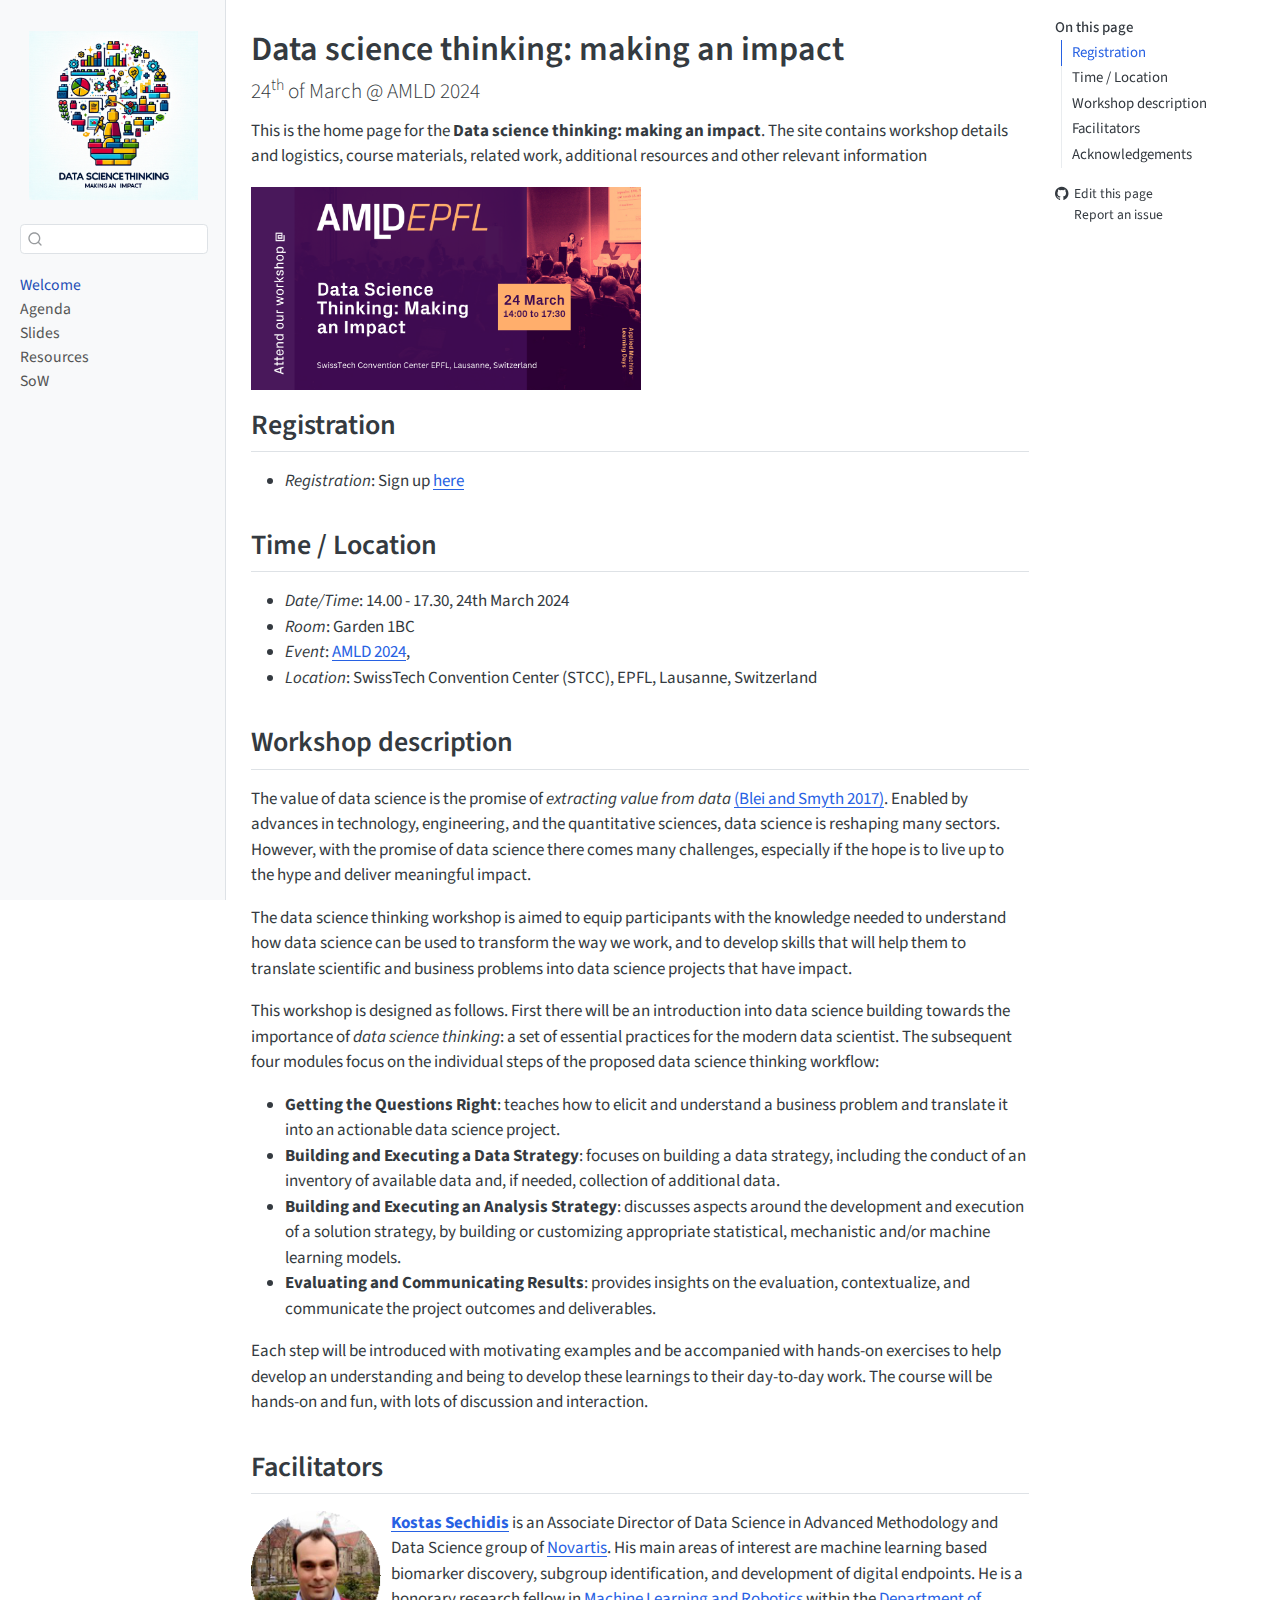
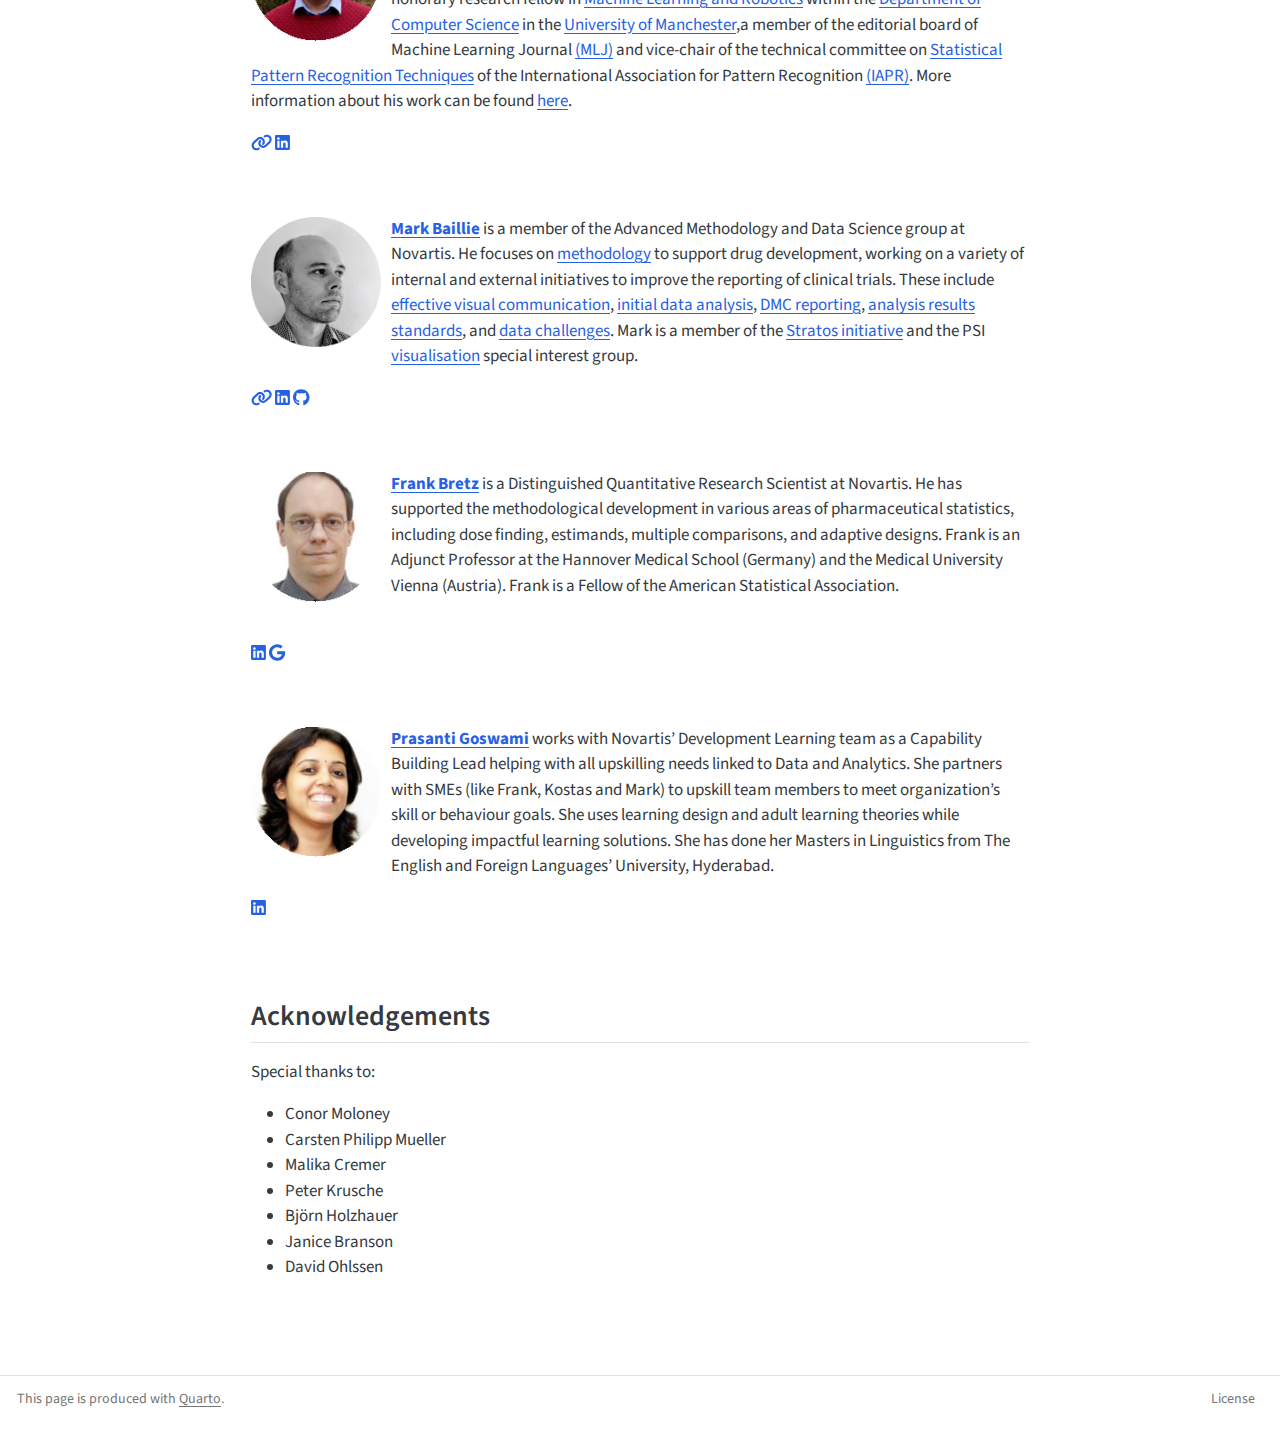
<file: index.html>
<!DOCTYPE html>
<html xmlns="http://www.w3.org/1999/xhtml" lang="en" xml:lang="en"><head>

<meta charset="utf-8">
<meta name="generator" content="quarto-1.4.551">

<meta name="viewport" content="width=device-width, initial-scale=1.0, user-scalable=yes">

<meta name="description" content="This is the home page for the Data science thinking: making an impact. The site contains workshop details and logistics, course materials, related work, additional resources and other relevant information">

<title>Data science thinking - Data science thinking: making an impact</title>
<style>
code{white-space: pre-wrap;}
span.smallcaps{font-variant: small-caps;}
div.columns{display: flex; gap: min(4vw, 1.5em);}
div.column{flex: auto; overflow-x: auto;}
div.hanging-indent{margin-left: 1.5em; text-indent: -1.5em;}
ul.task-list{list-style: none;}
ul.task-list li input[type="checkbox"] {
  width: 0.8em;
  margin: 0 0.8em 0.2em -1em; /* quarto-specific, see https://github.com/quarto-dev/quarto-cli/issues/4556 */ 
  vertical-align: middle;
}
</style>


<script src="site_libs/quarto-nav/quarto-nav.js"></script>
<script src="site_libs/clipboard/clipboard.min.js"></script>
<script src="site_libs/quarto-search/autocomplete.umd.js"></script>
<script src="site_libs/quarto-search/fuse.min.js"></script>
<script src="site_libs/quarto-search/quarto-search.js"></script>
<meta name="quarto:offset" content="./">
<script src="site_libs/quarto-html/quarto.js"></script>
<script src="site_libs/quarto-html/popper.min.js"></script>
<script src="site_libs/quarto-html/tippy.umd.min.js"></script>
<script src="site_libs/quarto-html/anchor.min.js"></script>
<link href="site_libs/quarto-html/tippy.css" rel="stylesheet">
<link href="site_libs/quarto-html/quarto-syntax-highlighting.css" rel="stylesheet" id="quarto-text-highlighting-styles">
<script src="site_libs/bootstrap/bootstrap.min.js"></script>
<link href="site_libs/bootstrap/bootstrap-icons.css" rel="stylesheet">
<link href="site_libs/bootstrap/bootstrap.min.css" rel="stylesheet" id="quarto-bootstrap" data-mode="light">
<script id="quarto-search-options" type="application/json">{
  "location": "sidebar",
  "copy-button": false,
  "collapse-after": 3,
  "panel-placement": "start",
  "type": "textbox",
  "limit": 50,
  "keyboard-shortcut": [
    "f",
    "/",
    "s"
  ],
  "show-item-context": false,
  "language": {
    "search-no-results-text": "No results",
    "search-matching-documents-text": "matching documents",
    "search-copy-link-title": "Copy link to search",
    "search-hide-matches-text": "Hide additional matches",
    "search-more-match-text": "more match in this document",
    "search-more-matches-text": "more matches in this document",
    "search-clear-button-title": "Clear",
    "search-text-placeholder": "",
    "search-detached-cancel-button-title": "Cancel",
    "search-submit-button-title": "Submit",
    "search-label": "Search"
  }
}</script>


</head>

<body class="nav-sidebar docked">

<div id="quarto-search-results"></div>
  <header id="quarto-header" class="headroom fixed-top">
  <nav class="quarto-secondary-nav">
    <div class="container-fluid d-flex">
      <button type="button" class="quarto-btn-toggle btn" data-bs-toggle="collapse" data-bs-target=".quarto-sidebar-collapse-item" aria-controls="quarto-sidebar" aria-expanded="false" aria-label="Toggle sidebar navigation" onclick="if (window.quartoToggleHeadroom) { window.quartoToggleHeadroom(); }">
        <i class="bi bi-layout-text-sidebar-reverse"></i>
      </button>
        <nav class="quarto-page-breadcrumbs" aria-label="breadcrumb"><ol class="breadcrumb"><li class="breadcrumb-item"><a href="./index.html">Welcome</a></li></ol></nav>
        <a class="flex-grow-1" role="button" data-bs-toggle="collapse" data-bs-target=".quarto-sidebar-collapse-item" aria-controls="quarto-sidebar" aria-expanded="false" aria-label="Toggle sidebar navigation" onclick="if (window.quartoToggleHeadroom) { window.quartoToggleHeadroom(); }">      
        </a>
      <button type="button" class="btn quarto-search-button" aria-label="" onclick="window.quartoOpenSearch();">
        <i class="bi bi-search"></i>
      </button>
    </div>
  </nav>
</header>
<!-- content -->
<div id="quarto-content" class="quarto-container page-columns page-rows-contents page-layout-full">
<!-- sidebar -->
  <nav id="quarto-sidebar" class="sidebar collapse collapse-horizontal quarto-sidebar-collapse-item sidebar-navigation docked overflow-auto">
    <div class="pt-lg-2 mt-2 text-center sidebar-header">
      <a href="./index.html" class="sidebar-logo-link">
      <img src="./img/logo.png" alt="" class="sidebar-logo py-0 d-lg-inline d-none">
      </a>
      </div>
        <div class="mt-2 flex-shrink-0 align-items-center">
        <div class="sidebar-search">
        <div id="quarto-search" class="" title="Search"></div>
        </div>
        </div>
    <div class="sidebar-menu-container"> 
    <ul class="list-unstyled mt-1">
        <li class="sidebar-item">
  <div class="sidebar-item-container"> 
  <a href="./index.html" class="sidebar-item-text sidebar-link active">
 <span class="menu-text">Welcome</span></a>
  </div>
</li>
        <li class="sidebar-item">
  <div class="sidebar-item-container"> 
  <a href="./agenda.html" class="sidebar-item-text sidebar-link">
 <span class="menu-text">Agenda</span></a>
  </div>
</li>
        <li class="sidebar-item">
  <div class="sidebar-item-container"> 
  <a href="./slides.html" class="sidebar-item-text sidebar-link">
 <span class="menu-text">Slides</span></a>
  </div>
</li>
        <li class="sidebar-item">
  <div class="sidebar-item-container"> 
  <a href="./related.html" class="sidebar-item-text sidebar-link">
 <span class="menu-text">Resources</span></a>
  </div>
</li>
        <li class="sidebar-item">
  <div class="sidebar-item-container"> 
  <a href="./sow.html" class="sidebar-item-text sidebar-link">
 <span class="menu-text">SoW</span></a>
  </div>
</li>
    </ul>
    </div>
</nav>
<div id="quarto-sidebar-glass" class="quarto-sidebar-collapse-item" data-bs-toggle="collapse" data-bs-target=".quarto-sidebar-collapse-item"></div>
<!-- margin-sidebar -->
    <div id="quarto-margin-sidebar" class="sidebar margin-sidebar">
        <nav id="TOC" role="doc-toc" class="toc-active">
    <h2 id="toc-title">On this page</h2>
   
  <ul>
  <li><a href="#registration" id="toc-registration" class="nav-link active" data-scroll-target="#registration">Registration</a></li>
  <li><a href="#location" id="toc-location" class="nav-link" data-scroll-target="#location">Time / Location</a></li>
  <li><a href="#description" id="toc-description" class="nav-link" data-scroll-target="#description">Workshop description</a></li>
  <li><a href="#people" id="toc-people" class="nav-link" data-scroll-target="#people">Facilitators</a></li>
  <li><a href="#acknowledgements" id="toc-acknowledgements" class="nav-link" data-scroll-target="#acknowledgements">Acknowledgements</a></li>
  </ul>
<div class="toc-actions"><ul><li><a href="https://github.com/datascience-thinking/datascience-thinking.github.io/edit/main/index.qmd" class="toc-action"><i class="bi bi-github"></i>Edit this page</a></li><li><a href="https://github.com/datascience-thinking/datascience-thinking.github.io/issues/new" class="toc-action"><i class="bi empty"></i>Report an issue</a></li></ul></div></nav>
    </div>
<!-- main -->
<main class="content column-body" id="quarto-document-content">

<header id="title-block-header" class="quarto-title-block default">
<div class="quarto-title">
<h1 class="title">Data science thinking: making an impact</h1>
<p class="subtitle lead">24<sup>th</sup> of March @ AMLD 2024</p>
</div>

<div>
  <div class="description">
    This is the home page for the <strong>Data science thinking: making an impact</strong>. The site contains workshop details and logistics, course materials, related work, additional resources and other relevant information
  </div>
</div>


<div class="quarto-title-meta column-body">

    
  
    
  </div>
  


</header>


<p><img src="img/tile.png" class="img-fluid" style="float:left;padding: 0 10px 0 0;" alt="Workshop tile" width="400"></p>
<p><br> <br> <br> <br> <br> <br> <br> <br></p>
<section id="registration" class="level2">
<h2 class="anchored" data-anchor-id="registration">Registration</h2>
<ul>
<li><em>Registration</em>: Sign up <a href="https://ti.to/applied-machine-learning-days/2024">here</a></li>
</ul>
</section>
<section id="location" class="level2">
<h2 class="anchored" data-anchor-id="location">Time / Location</h2>
<ul>
<li><em>Date/Time</em>: 14.00 - 17.30, 24th March 2024</li>
<li><em>Room</em>: Garden 1BC</li>
<li><em>Event</em>: <a href="https://2024.appliedmldays.org">AMLD 2024</a>,</li>
<li><em>Location</em>: SwissTech Convention Center (STCC), EPFL, Lausanne, Switzerland</li>
</ul>
</section>
<section id="description" class="level2">
<h2 class="anchored" data-anchor-id="description">Workshop description</h2>
<p>The value of data science is the promise of <em>extracting value from data</em> <a href="https://www.pnas.org/doi/10.1073/pnas.1702076114">(Blei and Smyth 2017)</a>. Enabled by advances in technology, engineering, and the quantitative sciences, data science is reshaping many sectors. However, with the promise of data science there comes many challenges, especially if the hope is to live up to the hype and deliver meaningful impact.</p>
<p>The data science thinking workshop is aimed to equip participants with the knowledge needed to understand how data science can be used to transform the way we work, and to develop skills that will help them to translate scientific and business problems into data science projects that have impact.</p>
<p>This workshop is designed as follows. First there will be an introduction into data science building towards the importance of <em>data science thinking</em>: a set of essential practices for the modern data scientist. The subsequent four modules focus on the individual steps of the proposed data science thinking workflow:</p>
<ul>
<li><strong>Getting the Questions Right</strong>: teaches how to elicit and understand a business problem and translate it into an actionable data science project.</li>
<li><strong>Building and Executing a Data Strategy</strong>: focuses on building a data strategy, including the conduct of an inventory of available data and, if needed, collection of additional data.</li>
<li><strong>Building and Executing an Analysis Strategy</strong>: discusses aspects around the development and execution of a solution strategy, by building or customizing appropriate statistical, mechanistic and/or machine learning models.</li>
<li><strong>Evaluating and Communicating Results</strong>: provides insights on the evaluation, contextualize, and communicate the project outcomes and deliverables.</li>
</ul>
<p>Each step will be introduced with motivating examples and be accompanied with hands-on exercises to help develop an understanding and being to develop these learnings to their day-to-day work. The course will be hands-on and fun, with lots of discussion and interaction.</p>
</section>
<section id="people" class="level2">
<h2 class="anchored" data-anchor-id="people">Facilitators</h2>
<p><img src="img/kostas.png" class="img-fluid" style="float:left;padding: 0 10px 0 0;" alt="Headshot of Kostas Sechidis" width="140"> <a href="https://sechidis.github.io"><strong>Kostas Sechidis</strong></a> is an Associate Director of Data Science in Advanced Methodology and Data Science group of <a href="https://www.novartis.com/">Novartis</a>. His main areas of interest are machine learning based biomarker discovery, subgroup identification, and development of digital endpoints. He is a honorary research fellow in <a href="https://www.cs.manchester.ac.uk/research/expertise/machine-learning-and-robotics/">Machine Learning and Robotics</a> within the <a href="https://www.cs.manchester.ac.uk/">Department of Computer Science</a> in the <a href="https://www.manchester.ac.uk/">University of Manchester</a>,a member of the editorial board of Machine Learning Journal <a href="https://www.springer.com/journal/10994/editors">(MLJ)</a> and vice-chair of the technical committee on <a href="https://sites.google.com/view/iapr-tc1/home?pli=1">Statistical Pattern Recognition Techniques</a> of the International Association for Pattern Recognition <a href="https://iapr.org/index.php">(IAPR)</a>. More information about his work can be found <a href="https://sechidis.netlify.app/">here</a>.</p>
<p><a href="https://sechidis.github.io"><svg aria-hidden="true" role="img" viewbox="0 0 640 512" style="height:1em;width:1.25em;vertical-align:-0.125em;margin-left:auto;margin-right:auto;font-size:inherit;fill:currentColor;overflow:visible;position:relative;"><path d="M579.8 267.7c56.5-56.5 56.5-148 0-204.5c-50-50-128.8-56.5-186.3-15.4l-1.6 1.1c-14.4 10.3-17.7 30.3-7.4 44.6s30.3 17.7 44.6 7.4l1.6-1.1c32.1-22.9 76-19.3 103.8 8.6c31.5 31.5 31.5 82.5 0 114L422.3 334.8c-31.5 31.5-82.5 31.5-114 0c-27.9-27.9-31.5-71.8-8.6-103.8l1.1-1.6c10.3-14.4 6.9-34.4-7.4-44.6s-34.4-6.9-44.6 7.4l-1.1 1.6C206.5 251.2 213 330 263 380c56.5 56.5 148 56.5 204.5 0L579.8 267.7zM60.2 244.3c-56.5 56.5-56.5 148 0 204.5c50 50 128.8 56.5 186.3 15.4l1.6-1.1c14.4-10.3 17.7-30.3 7.4-44.6s-30.3-17.7-44.6-7.4l-1.6 1.1c-32.1 22.9-76 19.3-103.8-8.6C74 372 74 321 105.5 289.5L217.7 177.2c31.5-31.5 82.5-31.5 114 0c27.9 27.9 31.5 71.8 8.6 103.9l-1.1 1.6c-10.3 14.4-6.9 34.4 7.4 44.6s34.4 6.9 44.6-7.4l1.1-1.6C433.5 260.8 427 182 377 132c-56.5-56.5-148-56.5-204.5 0L60.2 244.3z"></path></svg></a> <a href="https://www.linkedin.com/in/konstantinos-kostas-sechidis-19311657/"><svg aria-hidden="true" role="img" viewbox="0 0 448 512" style="height:1em;width:0.88em;vertical-align:-0.125em;margin-left:auto;margin-right:auto;font-size:inherit;fill:currentColor;overflow:visible;position:relative;"><path d="M416 32H31.9C14.3 32 0 46.5 0 64.3v383.4C0 465.5 14.3 480 31.9 480H416c17.6 0 32-14.5 32-32.3V64.3c0-17.8-14.4-32.3-32-32.3zM135.4 416H69V202.2h66.5V416zm-33.2-243c-21.3 0-38.5-17.3-38.5-38.5S80.9 96 102.2 96c21.2 0 38.5 17.3 38.5 38.5 0 21.3-17.2 38.5-38.5 38.5zm282.1 243h-66.4V312c0-24.8-.5-56.7-34.5-56.7-34.6 0-39.9 27-39.9 54.9V416h-66.4V202.2h63.7v29.2h.9c8.9-16.8 30.6-34.5 62.9-34.5 67.2 0 79.7 44.3 79.7 101.9V416z"></path></svg></a></p>
<p><br></p>
<p><img src="img/mark.png" class="img-fluid" style="float:left;padding: 0 10px 0 0;" alt="Headshot of Mark Baillie" width="140"></p>
<p><a href="https://bailliem.github.io"><strong>Mark Baillie</strong></a> is a member of the Advanced Methodology and Data Science group at Novartis. He focuses on <a href="https://www.tandfonline.com/doi/full/10.1080/19466315.2022.2063172?src=recsys">methodology</a> to support drug development, working on a variety of internal and external initiatives to improve the reporting of clinical trials. These include <a href="https://graphicsprinciples.github.io/">effective visual communication</a>, <a href="https://journals.plos.org/ploscompbiol/article?id=10.1371/journal.pcbi.1009819">initial data analysis</a>, <a href="https://trialsjournal.biomedcentral.com/articles/10.1186/s13063-023-07290-4">DMC reporting</a>, <a href="https://www.nature.com/articles/s41597-022-01789-2">analysis results standards</a>, and <a href="https://arxiv.org/abs/2304.05658">data challenges</a>. Mark is a member of the <a href="https://stratos-initiative.org/en">Stratos initiative</a> and the PSI <a href="https://github.com/VIS-SIG">visualisation</a> special interest group.</p>
<p><a href="https://bailliem.github.io"><svg aria-hidden="true" role="img" viewbox="0 0 640 512" style="height:1em;width:1.25em;vertical-align:-0.125em;margin-left:auto;margin-right:auto;font-size:inherit;fill:currentColor;overflow:visible;position:relative;"><path d="M579.8 267.7c56.5-56.5 56.5-148 0-204.5c-50-50-128.8-56.5-186.3-15.4l-1.6 1.1c-14.4 10.3-17.7 30.3-7.4 44.6s30.3 17.7 44.6 7.4l1.6-1.1c32.1-22.9 76-19.3 103.8 8.6c31.5 31.5 31.5 82.5 0 114L422.3 334.8c-31.5 31.5-82.5 31.5-114 0c-27.9-27.9-31.5-71.8-8.6-103.8l1.1-1.6c10.3-14.4 6.9-34.4-7.4-44.6s-34.4-6.9-44.6 7.4l-1.1 1.6C206.5 251.2 213 330 263 380c56.5 56.5 148 56.5 204.5 0L579.8 267.7zM60.2 244.3c-56.5 56.5-56.5 148 0 204.5c50 50 128.8 56.5 186.3 15.4l1.6-1.1c14.4-10.3 17.7-30.3 7.4-44.6s-30.3-17.7-44.6-7.4l-1.6 1.1c-32.1 22.9-76 19.3-103.8-8.6C74 372 74 321 105.5 289.5L217.7 177.2c31.5-31.5 82.5-31.5 114 0c27.9 27.9 31.5 71.8 8.6 103.9l-1.1 1.6c-10.3 14.4-6.9 34.4 7.4 44.6s34.4 6.9 44.6-7.4l1.1-1.6C433.5 260.8 427 182 377 132c-56.5-56.5-148-56.5-204.5 0L60.2 244.3z"></path></svg></a> <a href="https://www.linkedin.com/in/mark-baillie-52486735/"><svg aria-hidden="true" role="img" viewbox="0 0 448 512" style="height:1em;width:0.88em;vertical-align:-0.125em;margin-left:auto;margin-right:auto;font-size:inherit;fill:currentColor;overflow:visible;position:relative;"><path d="M416 32H31.9C14.3 32 0 46.5 0 64.3v383.4C0 465.5 14.3 480 31.9 480H416c17.6 0 32-14.5 32-32.3V64.3c0-17.8-14.4-32.3-32-32.3zM135.4 416H69V202.2h66.5V416zm-33.2-243c-21.3 0-38.5-17.3-38.5-38.5S80.9 96 102.2 96c21.2 0 38.5 17.3 38.5 38.5 0 21.3-17.2 38.5-38.5 38.5zm282.1 243h-66.4V312c0-24.8-.5-56.7-34.5-56.7-34.6 0-39.9 27-39.9 54.9V416h-66.4V202.2h63.7v29.2h.9c8.9-16.8 30.6-34.5 62.9-34.5 67.2 0 79.7 44.3 79.7 101.9V416z"></path></svg></a> <a href="https://github.com/bailliem"><svg aria-hidden="true" role="img" viewbox="0 0 496 512" style="height:1em;width:0.97em;vertical-align:-0.125em;margin-left:auto;margin-right:auto;font-size:inherit;fill:currentColor;overflow:visible;position:relative;"><path d="M165.9 397.4c0 2-2.3 3.6-5.2 3.6-3.3.3-5.6-1.3-5.6-3.6 0-2 2.3-3.6 5.2-3.6 3-.3 5.6 1.3 5.6 3.6zm-31.1-4.5c-.7 2 1.3 4.3 4.3 4.9 2.6 1 5.6 0 6.2-2s-1.3-4.3-4.3-5.2c-2.6-.7-5.5.3-6.2 2.3zm44.2-1.7c-2.9.7-4.9 2.6-4.6 4.9.3 2 2.9 3.3 5.9 2.6 2.9-.7 4.9-2.6 4.6-4.6-.3-1.9-3-3.2-5.9-2.9zM244.8 8C106.1 8 0 113.3 0 252c0 110.9 69.8 205.8 169.5 239.2 12.8 2.3 17.3-5.6 17.3-12.1 0-6.2-.3-40.4-.3-61.4 0 0-70 15-84.7-29.8 0 0-11.4-29.1-27.8-36.6 0 0-22.9-15.7 1.6-15.4 0 0 24.9 2 38.6 25.8 21.9 38.6 58.6 27.5 72.9 20.9 2.3-16 8.8-27.1 16-33.7-55.9-6.2-112.3-14.3-112.3-110.5 0-27.5 7.6-41.3 23.6-58.9-2.6-6.5-11.1-33.3 2.6-67.9 20.9-6.5 69 27 69 27 20-5.6 41.5-8.5 62.8-8.5s42.8 2.9 62.8 8.5c0 0 48.1-33.6 69-27 13.7 34.7 5.2 61.4 2.6 67.9 16 17.7 25.8 31.5 25.8 58.9 0 96.5-58.9 104.2-114.8 110.5 9.2 7.9 17 22.9 17 46.4 0 33.7-.3 75.4-.3 83.6 0 6.5 4.6 14.4 17.3 12.1C428.2 457.8 496 362.9 496 252 496 113.3 383.5 8 244.8 8zM97.2 352.9c-1.3 1-1 3.3.7 5.2 1.6 1.6 3.9 2.3 5.2 1 1.3-1 1-3.3-.7-5.2-1.6-1.6-3.9-2.3-5.2-1zm-10.8-8.1c-.7 1.3.3 2.9 2.3 3.9 1.6 1 3.6.7 4.3-.7.7-1.3-.3-2.9-2.3-3.9-2-.6-3.6-.3-4.3.7zm32.4 35.6c-1.6 1.3-1 4.3 1.3 6.2 2.3 2.3 5.2 2.6 6.5 1 1.3-1.3.7-4.3-1.3-6.2-2.2-2.3-5.2-2.6-6.5-1zm-11.4-14.7c-1.6 1-1.6 3.6 0 5.9 1.6 2.3 4.3 3.3 5.6 2.3 1.6-1.3 1.6-3.9 0-6.2-1.4-2.3-4-3.3-5.6-2z"></path></svg></a></p>
<p><br></p>
<p><img src="img/frank.png" class="img-fluid" style="float:left;padding: 0 10px 0 0;" alt="Headshot of Frank Bretz" width="140"> <a href="https://www.linkedin.com/in/frank-bretz-8510415/"><strong>Frank Bretz</strong></a> is a Distinguished Quantitative Research Scientist at Novartis. He has supported the methodological development in various areas of pharmaceutical statistics, including dose finding, estimands, multiple comparisons, and adaptive designs. Frank is an Adjunct Professor at the Hannover Medical School (Germany) and the Medical University Vienna (Austria). Frank is a Fellow of the American Statistical Association. <br> <br></p>
<p><a href="https://www.linkedin.com/in/frank-bretz-8510415/"><svg aria-hidden="true" role="img" viewbox="0 0 448 512" style="height:1em;width:0.88em;vertical-align:-0.125em;margin-left:auto;margin-right:auto;font-size:inherit;fill:currentColor;overflow:visible;position:relative;"><path d="M416 32H31.9C14.3 32 0 46.5 0 64.3v383.4C0 465.5 14.3 480 31.9 480H416c17.6 0 32-14.5 32-32.3V64.3c0-17.8-14.4-32.3-32-32.3zM135.4 416H69V202.2h66.5V416zm-33.2-243c-21.3 0-38.5-17.3-38.5-38.5S80.9 96 102.2 96c21.2 0 38.5 17.3 38.5 38.5 0 21.3-17.2 38.5-38.5 38.5zm282.1 243h-66.4V312c0-24.8-.5-56.7-34.5-56.7-34.6 0-39.9 27-39.9 54.9V416h-66.4V202.2h63.7v29.2h.9c8.9-16.8 30.6-34.5 62.9-34.5 67.2 0 79.7 44.3 79.7 101.9V416z"></path></svg></a> <a href="https://scholar.google.com/citations?hl=en&amp;user=dDGzYjUAAAAJ&amp;view_op=list_works"><svg aria-hidden="true" role="img" viewbox="0 0 488 512" style="height:1em;width:0.95em;vertical-align:-0.125em;margin-left:auto;margin-right:auto;font-size:inherit;fill:currentColor;overflow:visible;position:relative;"><path d="M488 261.8C488 403.3 391.1 504 248 504 110.8 504 0 393.2 0 256S110.8 8 248 8c66.8 0 123 24.5 166.3 64.9l-67.5 64.9C258.5 52.6 94.3 116.6 94.3 256c0 86.5 69.1 156.6 153.7 156.6 98.2 0 135-70.4 140.8-106.9H248v-85.3h236.1c2.3 12.7 3.9 24.9 3.9 41.4z"></path></svg></a></p>
<p><br></p>
<p><img src="img/prashanti.png" class="img-fluid" style="float:left;padding: 0 10px 0 0;" alt="Headshot of Prasanti Goswami" width="140"> <a href="https://www.linkedin.com/in/prashanti-goswami-she-her-15a52110/"><strong>Prasanti Goswami</strong></a> works with Novartis’ Development Learning team as a Capability Building Lead helping with all upskilling needs linked to Data and Analytics. She partners with SMEs (like Frank, Kostas and Mark) to upskill team members to meet organization’s skill or behaviour goals. She uses learning design and adult learning theories while developing impactful learning solutions. She has done her Masters in Linguistics from The English and Foreign Languages’ University, Hyderabad.</p>
<p><a href="https://www.linkedin.com/in/prashanti-goswami-she-her-15a52110//"><svg aria-hidden="true" role="img" viewbox="0 0 448 512" style="height:1em;width:0.88em;vertical-align:-0.125em;margin-left:auto;margin-right:auto;font-size:inherit;fill:currentColor;overflow:visible;position:relative;"><path d="M416 32H31.9C14.3 32 0 46.5 0 64.3v383.4C0 465.5 14.3 480 31.9 480H416c17.6 0 32-14.5 32-32.3V64.3c0-17.8-14.4-32.3-32-32.3zM135.4 416H69V202.2h66.5V416zm-33.2-243c-21.3 0-38.5-17.3-38.5-38.5S80.9 96 102.2 96c21.2 0 38.5 17.3 38.5 38.5 0 21.3-17.2 38.5-38.5 38.5zm282.1 243h-66.4V312c0-24.8-.5-56.7-34.5-56.7-34.6 0-39.9 27-39.9 54.9V416h-66.4V202.2h63.7v29.2h.9c8.9-16.8 30.6-34.5 62.9-34.5 67.2 0 79.7 44.3 79.7 101.9V416z"></path></svg></a></p>
<p><br></p>
<!-- <br> <br> -->
</section>
<section id="acknowledgements" class="level2">
<h2 class="anchored" data-anchor-id="acknowledgements">Acknowledgements</h2>
<p>Special thanks to:</p>
<ul>
<li>Conor Moloney</li>
<li>Carsten Philipp Mueller</li>
<li>Malika Cremer</li>
<li>Peter Krusche</li>
<li>Björn Holzhauer</li>
<li>Janice Branson</li>
<li>David Ohlssen</li>
</ul>


</section>

</main> <!-- /main -->
<script id="quarto-html-after-body" type="application/javascript">
window.document.addEventListener("DOMContentLoaded", function (event) {
  const toggleBodyColorMode = (bsSheetEl) => {
    const mode = bsSheetEl.getAttribute("data-mode");
    const bodyEl = window.document.querySelector("body");
    if (mode === "dark") {
      bodyEl.classList.add("quarto-dark");
      bodyEl.classList.remove("quarto-light");
    } else {
      bodyEl.classList.add("quarto-light");
      bodyEl.classList.remove("quarto-dark");
    }
  }
  const toggleBodyColorPrimary = () => {
    const bsSheetEl = window.document.querySelector("link#quarto-bootstrap");
    if (bsSheetEl) {
      toggleBodyColorMode(bsSheetEl);
    }
  }
  toggleBodyColorPrimary();  
  const icon = "";
  const anchorJS = new window.AnchorJS();
  anchorJS.options = {
    placement: 'right',
    icon: icon
  };
  anchorJS.add('.anchored');
  const isCodeAnnotation = (el) => {
    for (const clz of el.classList) {
      if (clz.startsWith('code-annotation-')) {                     
        return true;
      }
    }
    return false;
  }
  const clipboard = new window.ClipboardJS('.code-copy-button', {
    text: function(trigger) {
      const codeEl = trigger.previousElementSibling.cloneNode(true);
      for (const childEl of codeEl.children) {
        if (isCodeAnnotation(childEl)) {
          childEl.remove();
        }
      }
      return codeEl.innerText;
    }
  });
  clipboard.on('success', function(e) {
    // button target
    const button = e.trigger;
    // don't keep focus
    button.blur();
    // flash "checked"
    button.classList.add('code-copy-button-checked');
    var currentTitle = button.getAttribute("title");
    button.setAttribute("title", "Copied!");
    let tooltip;
    if (window.bootstrap) {
      button.setAttribute("data-bs-toggle", "tooltip");
      button.setAttribute("data-bs-placement", "left");
      button.setAttribute("data-bs-title", "Copied!");
      tooltip = new bootstrap.Tooltip(button, 
        { trigger: "manual", 
          customClass: "code-copy-button-tooltip",
          offset: [0, -8]});
      tooltip.show();    
    }
    setTimeout(function() {
      if (tooltip) {
        tooltip.hide();
        button.removeAttribute("data-bs-title");
        button.removeAttribute("data-bs-toggle");
        button.removeAttribute("data-bs-placement");
      }
      button.setAttribute("title", currentTitle);
      button.classList.remove('code-copy-button-checked');
    }, 1000);
    // clear code selection
    e.clearSelection();
  });
    var localhostRegex = new RegExp(/^(?:http|https):\/\/localhost\:?[0-9]*\//);
    var mailtoRegex = new RegExp(/^mailto:/);
      var filterRegex = new RegExp("http:\/\/datascience-thinking\.github\.io");
    var isInternal = (href) => {
        return filterRegex.test(href) || localhostRegex.test(href) || mailtoRegex.test(href);
    }
    // Inspect non-navigation links and adorn them if external
 	var links = window.document.querySelectorAll('a[href]:not(.nav-link):not(.navbar-brand):not(.toc-action):not(.sidebar-link):not(.sidebar-item-toggle):not(.pagination-link):not(.no-external):not([aria-hidden]):not(.dropdown-item):not(.quarto-navigation-tool)');
    for (var i=0; i<links.length; i++) {
      const link = links[i];
      if (!isInternal(link.href)) {
        // undo the damage that might have been done by quarto-nav.js in the case of
        // links that we want to consider external
        if (link.dataset.originalHref !== undefined) {
          link.href = link.dataset.originalHref;
        }
      }
    }
  function tippyHover(el, contentFn, onTriggerFn, onUntriggerFn) {
    const config = {
      allowHTML: true,
      maxWidth: 500,
      delay: 100,
      arrow: false,
      appendTo: function(el) {
          return el.parentElement;
      },
      interactive: true,
      interactiveBorder: 10,
      theme: 'quarto',
      placement: 'bottom-start',
    };
    if (contentFn) {
      config.content = contentFn;
    }
    if (onTriggerFn) {
      config.onTrigger = onTriggerFn;
    }
    if (onUntriggerFn) {
      config.onUntrigger = onUntriggerFn;
    }
    window.tippy(el, config); 
  }
  const noterefs = window.document.querySelectorAll('a[role="doc-noteref"]');
  for (var i=0; i<noterefs.length; i++) {
    const ref = noterefs[i];
    tippyHover(ref, function() {
      // use id or data attribute instead here
      let href = ref.getAttribute('data-footnote-href') || ref.getAttribute('href');
      try { href = new URL(href).hash; } catch {}
      const id = href.replace(/^#\/?/, "");
      const note = window.document.getElementById(id);
      if (note) {
        return note.innerHTML;
      } else {
        return "";
      }
    });
  }
  const xrefs = window.document.querySelectorAll('a.quarto-xref');
  const processXRef = (id, note) => {
    // Strip column container classes
    const stripColumnClz = (el) => {
      el.classList.remove("page-full", "page-columns");
      if (el.children) {
        for (const child of el.children) {
          stripColumnClz(child);
        }
      }
    }
    stripColumnClz(note)
    if (id === null || id.startsWith('sec-')) {
      // Special case sections, only their first couple elements
      const container = document.createElement("div");
      if (note.children && note.children.length > 2) {
        container.appendChild(note.children[0].cloneNode(true));
        for (let i = 1; i < note.children.length; i++) {
          const child = note.children[i];
          if (child.tagName === "P" && child.innerText === "") {
            continue;
          } else {
            container.appendChild(child.cloneNode(true));
            break;
          }
        }
        if (window.Quarto?.typesetMath) {
          window.Quarto.typesetMath(container);
        }
        return container.innerHTML
      } else {
        if (window.Quarto?.typesetMath) {
          window.Quarto.typesetMath(note);
        }
        return note.innerHTML;
      }
    } else {
      // Remove any anchor links if they are present
      const anchorLink = note.querySelector('a.anchorjs-link');
      if (anchorLink) {
        anchorLink.remove();
      }
      if (window.Quarto?.typesetMath) {
        window.Quarto.typesetMath(note);
      }
      // TODO in 1.5, we should make sure this works without a callout special case
      if (note.classList.contains("callout")) {
        return note.outerHTML;
      } else {
        return note.innerHTML;
      }
    }
  }
  for (var i=0; i<xrefs.length; i++) {
    const xref = xrefs[i];
    tippyHover(xref, undefined, function(instance) {
      instance.disable();
      let url = xref.getAttribute('href');
      let hash = undefined; 
      if (url.startsWith('#')) {
        hash = url;
      } else {
        try { hash = new URL(url).hash; } catch {}
      }
      if (hash) {
        const id = hash.replace(/^#\/?/, "");
        const note = window.document.getElementById(id);
        if (note !== null) {
          try {
            const html = processXRef(id, note.cloneNode(true));
            instance.setContent(html);
          } finally {
            instance.enable();
            instance.show();
          }
        } else {
          // See if we can fetch this
          fetch(url.split('#')[0])
          .then(res => res.text())
          .then(html => {
            const parser = new DOMParser();
            const htmlDoc = parser.parseFromString(html, "text/html");
            const note = htmlDoc.getElementById(id);
            if (note !== null) {
              const html = processXRef(id, note);
              instance.setContent(html);
            } 
          }).finally(() => {
            instance.enable();
            instance.show();
          });
        }
      } else {
        // See if we can fetch a full url (with no hash to target)
        // This is a special case and we should probably do some content thinning / targeting
        fetch(url)
        .then(res => res.text())
        .then(html => {
          const parser = new DOMParser();
          const htmlDoc = parser.parseFromString(html, "text/html");
          const note = htmlDoc.querySelector('main.content');
          if (note !== null) {
            // This should only happen for chapter cross references
            // (since there is no id in the URL)
            // remove the first header
            if (note.children.length > 0 && note.children[0].tagName === "HEADER") {
              note.children[0].remove();
            }
            const html = processXRef(null, note);
            instance.setContent(html);
          } 
        }).finally(() => {
          instance.enable();
          instance.show();
        });
      }
    }, function(instance) {
    });
  }
      let selectedAnnoteEl;
      const selectorForAnnotation = ( cell, annotation) => {
        let cellAttr = 'data-code-cell="' + cell + '"';
        let lineAttr = 'data-code-annotation="' +  annotation + '"';
        const selector = 'span[' + cellAttr + '][' + lineAttr + ']';
        return selector;
      }
      const selectCodeLines = (annoteEl) => {
        const doc = window.document;
        const targetCell = annoteEl.getAttribute("data-target-cell");
        const targetAnnotation = annoteEl.getAttribute("data-target-annotation");
        const annoteSpan = window.document.querySelector(selectorForAnnotation(targetCell, targetAnnotation));
        const lines = annoteSpan.getAttribute("data-code-lines").split(",");
        const lineIds = lines.map((line) => {
          return targetCell + "-" + line;
        })
        let top = null;
        let height = null;
        let parent = null;
        if (lineIds.length > 0) {
            //compute the position of the single el (top and bottom and make a div)
            const el = window.document.getElementById(lineIds[0]);
            top = el.offsetTop;
            height = el.offsetHeight;
            parent = el.parentElement.parentElement;
          if (lineIds.length > 1) {
            const lastEl = window.document.getElementById(lineIds[lineIds.length - 1]);
            const bottom = lastEl.offsetTop + lastEl.offsetHeight;
            height = bottom - top;
          }
          if (top !== null && height !== null && parent !== null) {
            // cook up a div (if necessary) and position it 
            let div = window.document.getElementById("code-annotation-line-highlight");
            if (div === null) {
              div = window.document.createElement("div");
              div.setAttribute("id", "code-annotation-line-highlight");
              div.style.position = 'absolute';
              parent.appendChild(div);
            }
            div.style.top = top - 2 + "px";
            div.style.height = height + 4 + "px";
            div.style.left = 0;
            let gutterDiv = window.document.getElementById("code-annotation-line-highlight-gutter");
            if (gutterDiv === null) {
              gutterDiv = window.document.createElement("div");
              gutterDiv.setAttribute("id", "code-annotation-line-highlight-gutter");
              gutterDiv.style.position = 'absolute';
              const codeCell = window.document.getElementById(targetCell);
              const gutter = codeCell.querySelector('.code-annotation-gutter');
              gutter.appendChild(gutterDiv);
            }
            gutterDiv.style.top = top - 2 + "px";
            gutterDiv.style.height = height + 4 + "px";
          }
          selectedAnnoteEl = annoteEl;
        }
      };
      const unselectCodeLines = () => {
        const elementsIds = ["code-annotation-line-highlight", "code-annotation-line-highlight-gutter"];
        elementsIds.forEach((elId) => {
          const div = window.document.getElementById(elId);
          if (div) {
            div.remove();
          }
        });
        selectedAnnoteEl = undefined;
      };
        // Handle positioning of the toggle
    window.addEventListener(
      "resize",
      throttle(() => {
        elRect = undefined;
        if (selectedAnnoteEl) {
          selectCodeLines(selectedAnnoteEl);
        }
      }, 10)
    );
    function throttle(fn, ms) {
    let throttle = false;
    let timer;
      return (...args) => {
        if(!throttle) { // first call gets through
            fn.apply(this, args);
            throttle = true;
        } else { // all the others get throttled
            if(timer) clearTimeout(timer); // cancel #2
            timer = setTimeout(() => {
              fn.apply(this, args);
              timer = throttle = false;
            }, ms);
        }
      };
    }
      // Attach click handler to the DT
      const annoteDls = window.document.querySelectorAll('dt[data-target-cell]');
      for (const annoteDlNode of annoteDls) {
        annoteDlNode.addEventListener('click', (event) => {
          const clickedEl = event.target;
          if (clickedEl !== selectedAnnoteEl) {
            unselectCodeLines();
            const activeEl = window.document.querySelector('dt[data-target-cell].code-annotation-active');
            if (activeEl) {
              activeEl.classList.remove('code-annotation-active');
            }
            selectCodeLines(clickedEl);
            clickedEl.classList.add('code-annotation-active');
          } else {
            // Unselect the line
            unselectCodeLines();
            clickedEl.classList.remove('code-annotation-active');
          }
        });
      }
  const findCites = (el) => {
    const parentEl = el.parentElement;
    if (parentEl) {
      const cites = parentEl.dataset.cites;
      if (cites) {
        return {
          el,
          cites: cites.split(' ')
        };
      } else {
        return findCites(el.parentElement)
      }
    } else {
      return undefined;
    }
  };
  var bibliorefs = window.document.querySelectorAll('a[role="doc-biblioref"]');
  for (var i=0; i<bibliorefs.length; i++) {
    const ref = bibliorefs[i];
    const citeInfo = findCites(ref);
    if (citeInfo) {
      tippyHover(citeInfo.el, function() {
        var popup = window.document.createElement('div');
        citeInfo.cites.forEach(function(cite) {
          var citeDiv = window.document.createElement('div');
          citeDiv.classList.add('hanging-indent');
          citeDiv.classList.add('csl-entry');
          var biblioDiv = window.document.getElementById('ref-' + cite);
          if (biblioDiv) {
            citeDiv.innerHTML = biblioDiv.innerHTML;
          }
          popup.appendChild(citeDiv);
        });
        return popup.innerHTML;
      });
    }
  }
});
</script>
</div> <!-- /content -->
<footer class="footer">
  <div class="nav-footer">
    <div class="nav-footer-left">
<p>This page is produced with <a href="https://quarto.org/">Quarto</a>.</p>
</div>   
    <div class="nav-footer-center">
      &nbsp;
    <div class="toc-actions d-sm-block d-md-none"><ul><li><a href="https://github.com/datascience-thinking/datascience-thinking.github.io/edit/main/index.qmd" class="toc-action"><i class="bi bi-github"></i>Edit this page</a></li><li><a href="https://github.com/datascience-thinking/datascience-thinking.github.io/issues/new" class="toc-action"><i class="bi empty"></i>Report an issue</a></li></ul></div></div>
    <div class="nav-footer-right">
      <ul class="footer-items list-unstyled">
    <li class="nav-item">
    <a class="nav-link" href="./LICENSE">
<p>License</p>
</a>
  </li>  
</ul>
    </div>
  </div>
</footer>




</body></html>
</file>
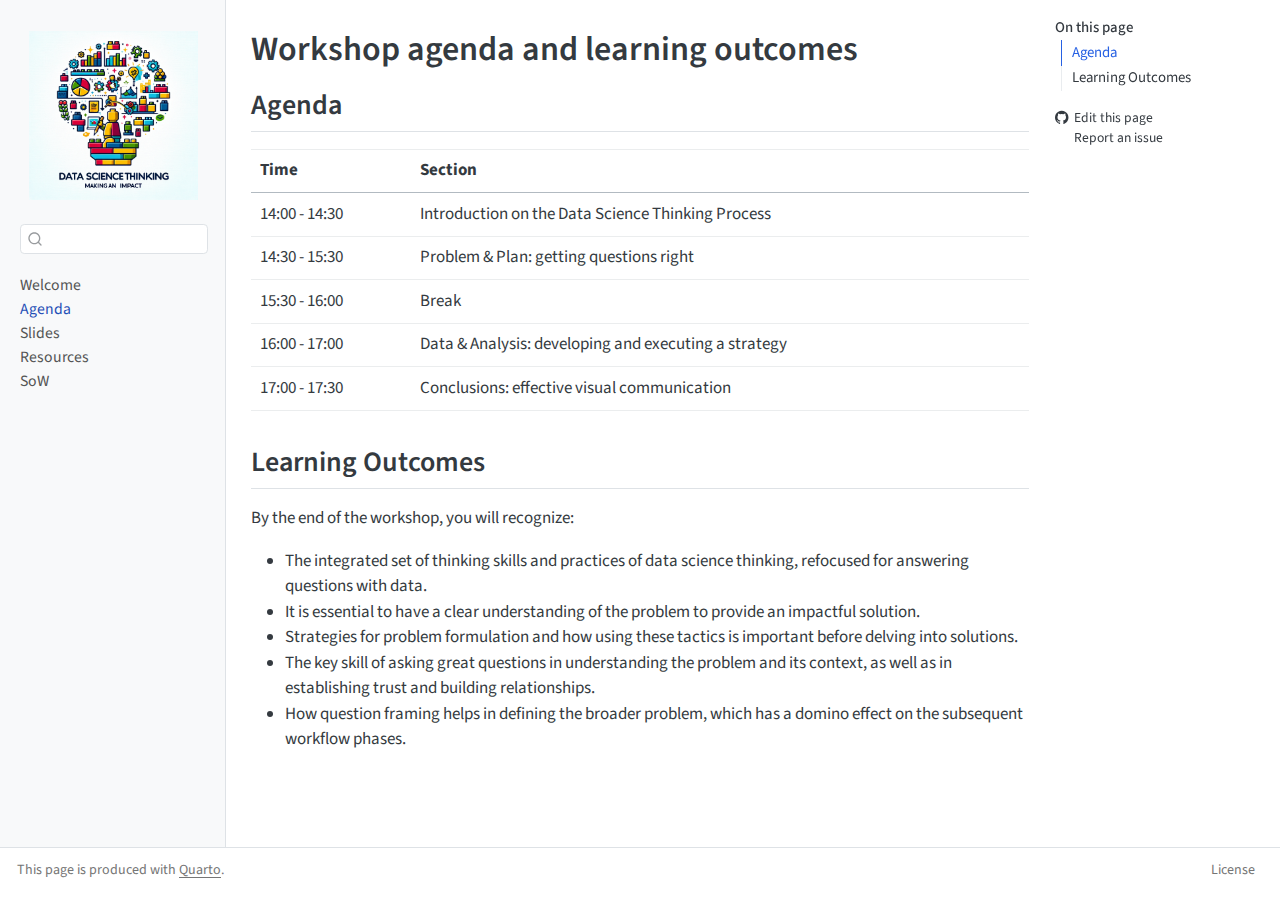
<file: agenda.html>
<!DOCTYPE html>
<html xmlns="http://www.w3.org/1999/xhtml" lang="en" xml:lang="en"><head>

<meta charset="utf-8">
<meta name="generator" content="quarto-1.4.551">

<meta name="viewport" content="width=device-width, initial-scale=1.0, user-scalable=yes">


<title>Data science thinking - Workshop agenda and learning outcomes</title>
<style>
code{white-space: pre-wrap;}
span.smallcaps{font-variant: small-caps;}
div.columns{display: flex; gap: min(4vw, 1.5em);}
div.column{flex: auto; overflow-x: auto;}
div.hanging-indent{margin-left: 1.5em; text-indent: -1.5em;}
ul.task-list{list-style: none;}
ul.task-list li input[type="checkbox"] {
  width: 0.8em;
  margin: 0 0.8em 0.2em -1em; /* quarto-specific, see https://github.com/quarto-dev/quarto-cli/issues/4556 */ 
  vertical-align: middle;
}
</style>


<script src="site_libs/quarto-nav/quarto-nav.js"></script>
<script src="site_libs/clipboard/clipboard.min.js"></script>
<script src="site_libs/quarto-search/autocomplete.umd.js"></script>
<script src="site_libs/quarto-search/fuse.min.js"></script>
<script src="site_libs/quarto-search/quarto-search.js"></script>
<meta name="quarto:offset" content="./">
<script src="site_libs/quarto-html/quarto.js"></script>
<script src="site_libs/quarto-html/popper.min.js"></script>
<script src="site_libs/quarto-html/tippy.umd.min.js"></script>
<script src="site_libs/quarto-html/anchor.min.js"></script>
<link href="site_libs/quarto-html/tippy.css" rel="stylesheet">
<link href="site_libs/quarto-html/quarto-syntax-highlighting.css" rel="stylesheet" id="quarto-text-highlighting-styles">
<script src="site_libs/bootstrap/bootstrap.min.js"></script>
<link href="site_libs/bootstrap/bootstrap-icons.css" rel="stylesheet">
<link href="site_libs/bootstrap/bootstrap.min.css" rel="stylesheet" id="quarto-bootstrap" data-mode="light">
<script id="quarto-search-options" type="application/json">{
  "location": "sidebar",
  "copy-button": false,
  "collapse-after": 3,
  "panel-placement": "start",
  "type": "textbox",
  "limit": 50,
  "keyboard-shortcut": [
    "f",
    "/",
    "s"
  ],
  "show-item-context": false,
  "language": {
    "search-no-results-text": "No results",
    "search-matching-documents-text": "matching documents",
    "search-copy-link-title": "Copy link to search",
    "search-hide-matches-text": "Hide additional matches",
    "search-more-match-text": "more match in this document",
    "search-more-matches-text": "more matches in this document",
    "search-clear-button-title": "Clear",
    "search-text-placeholder": "",
    "search-detached-cancel-button-title": "Cancel",
    "search-submit-button-title": "Submit",
    "search-label": "Search"
  }
}</script>


</head>

<body class="nav-sidebar docked">

<div id="quarto-search-results"></div>
  <header id="quarto-header" class="headroom fixed-top">
  <nav class="quarto-secondary-nav">
    <div class="container-fluid d-flex">
      <button type="button" class="quarto-btn-toggle btn" data-bs-toggle="collapse" data-bs-target=".quarto-sidebar-collapse-item" aria-controls="quarto-sidebar" aria-expanded="false" aria-label="Toggle sidebar navigation" onclick="if (window.quartoToggleHeadroom) { window.quartoToggleHeadroom(); }">
        <i class="bi bi-layout-text-sidebar-reverse"></i>
      </button>
        <nav class="quarto-page-breadcrumbs" aria-label="breadcrumb"><ol class="breadcrumb"><li class="breadcrumb-item"><a href="./agenda.html">Agenda</a></li></ol></nav>
        <a class="flex-grow-1" role="button" data-bs-toggle="collapse" data-bs-target=".quarto-sidebar-collapse-item" aria-controls="quarto-sidebar" aria-expanded="false" aria-label="Toggle sidebar navigation" onclick="if (window.quartoToggleHeadroom) { window.quartoToggleHeadroom(); }">      
        </a>
      <button type="button" class="btn quarto-search-button" aria-label="" onclick="window.quartoOpenSearch();">
        <i class="bi bi-search"></i>
      </button>
    </div>
  </nav>
</header>
<!-- content -->
<div id="quarto-content" class="quarto-container page-columns page-rows-contents page-layout-article">
<!-- sidebar -->
  <nav id="quarto-sidebar" class="sidebar collapse collapse-horizontal quarto-sidebar-collapse-item sidebar-navigation docked overflow-auto">
    <div class="pt-lg-2 mt-2 text-center sidebar-header">
      <a href="./index.html" class="sidebar-logo-link">
      <img src="./img/logo.png" alt="" class="sidebar-logo py-0 d-lg-inline d-none">
      </a>
      </div>
        <div class="mt-2 flex-shrink-0 align-items-center">
        <div class="sidebar-search">
        <div id="quarto-search" class="" title="Search"></div>
        </div>
        </div>
    <div class="sidebar-menu-container"> 
    <ul class="list-unstyled mt-1">
        <li class="sidebar-item">
  <div class="sidebar-item-container"> 
  <a href="./index.html" class="sidebar-item-text sidebar-link">
 <span class="menu-text">Welcome</span></a>
  </div>
</li>
        <li class="sidebar-item">
  <div class="sidebar-item-container"> 
  <a href="./agenda.html" class="sidebar-item-text sidebar-link active">
 <span class="menu-text">Agenda</span></a>
  </div>
</li>
        <li class="sidebar-item">
  <div class="sidebar-item-container"> 
  <a href="./slides.html" class="sidebar-item-text sidebar-link">
 <span class="menu-text">Slides</span></a>
  </div>
</li>
        <li class="sidebar-item">
  <div class="sidebar-item-container"> 
  <a href="./related.html" class="sidebar-item-text sidebar-link">
 <span class="menu-text">Resources</span></a>
  </div>
</li>
        <li class="sidebar-item">
  <div class="sidebar-item-container"> 
  <a href="./sow.html" class="sidebar-item-text sidebar-link">
 <span class="menu-text">SoW</span></a>
  </div>
</li>
    </ul>
    </div>
</nav>
<div id="quarto-sidebar-glass" class="quarto-sidebar-collapse-item" data-bs-toggle="collapse" data-bs-target=".quarto-sidebar-collapse-item"></div>
<!-- margin-sidebar -->
    <div id="quarto-margin-sidebar" class="sidebar margin-sidebar">
        <nav id="TOC" role="doc-toc" class="toc-active">
    <h2 id="toc-title">On this page</h2>
   
  <ul>
  <li><a href="#agenda" id="toc-agenda" class="nav-link active" data-scroll-target="#agenda">Agenda</a></li>
  <li><a href="#learning-outcomes" id="toc-learning-outcomes" class="nav-link" data-scroll-target="#learning-outcomes">Learning Outcomes</a></li>
  </ul>
<div class="toc-actions"><ul><li><a href="https://github.com/datascience-thinking/datascience-thinking.github.io/edit/main/agenda.qmd" class="toc-action"><i class="bi bi-github"></i>Edit this page</a></li><li><a href="https://github.com/datascience-thinking/datascience-thinking.github.io/issues/new" class="toc-action"><i class="bi empty"></i>Report an issue</a></li></ul></div></nav>
    </div>
<!-- main -->
<main class="content" id="quarto-document-content">

<header id="title-block-header" class="quarto-title-block default">
<div class="quarto-title">
<h1 class="title">Workshop agenda and learning outcomes</h1>
</div>



<div class="quarto-title-meta">

    
  
    
  </div>
  


</header>


<section id="agenda" class="level2">
<h2 class="anchored" data-anchor-id="agenda">Agenda</h2>
<table class="table">
<thead>
<tr class="header">
<th>Time</th>
<th style="text-align: left;">Section</th>
</tr>
</thead>
<tbody>
<tr class="odd">
<td>14:00 - 14:30</td>
<td style="text-align: left;">Introduction on the Data Science Thinking Process</td>
</tr>
<tr class="even">
<td>14:30 - 15:30</td>
<td style="text-align: left;">Problem &amp; Plan: getting questions right</td>
</tr>
<tr class="odd">
<td>15:30 - 16:00</td>
<td style="text-align: left;">Break</td>
</tr>
<tr class="even">
<td>16:00 - 17:00</td>
<td style="text-align: left;">Data &amp; Analysis: developing and executing a strategy</td>
</tr>
<tr class="odd">
<td>17:00 - 17:30</td>
<td style="text-align: left;">Conclusions: effective visual communication</td>
</tr>
</tbody>
</table>
</section>
<section id="learning-outcomes" class="level2">
<h2 class="anchored" data-anchor-id="learning-outcomes">Learning Outcomes</h2>
<p>By the end of the workshop, you will recognize:</p>
<ul>
<li>The integrated set of thinking skills and practices of data science thinking, refocused for answering questions with data.</li>
<li>It is essential to have a clear understanding of the problem to provide an impactful solution.</li>
<li>Strategies for problem formulation and how using these tactics is important before delving into solutions.</li>
<li>The key skill of asking great questions in understanding the problem and its context, as well as in establishing trust and building relationships.</li>
<li>How question framing helps in defining the broader problem, which has a domino effect on the subsequent workflow phases.</li>
</ul>


</section>

</main> <!-- /main -->
<script id="quarto-html-after-body" type="application/javascript">
window.document.addEventListener("DOMContentLoaded", function (event) {
  const toggleBodyColorMode = (bsSheetEl) => {
    const mode = bsSheetEl.getAttribute("data-mode");
    const bodyEl = window.document.querySelector("body");
    if (mode === "dark") {
      bodyEl.classList.add("quarto-dark");
      bodyEl.classList.remove("quarto-light");
    } else {
      bodyEl.classList.add("quarto-light");
      bodyEl.classList.remove("quarto-dark");
    }
  }
  const toggleBodyColorPrimary = () => {
    const bsSheetEl = window.document.querySelector("link#quarto-bootstrap");
    if (bsSheetEl) {
      toggleBodyColorMode(bsSheetEl);
    }
  }
  toggleBodyColorPrimary();  
  const icon = "";
  const anchorJS = new window.AnchorJS();
  anchorJS.options = {
    placement: 'right',
    icon: icon
  };
  anchorJS.add('.anchored');
  const isCodeAnnotation = (el) => {
    for (const clz of el.classList) {
      if (clz.startsWith('code-annotation-')) {                     
        return true;
      }
    }
    return false;
  }
  const clipboard = new window.ClipboardJS('.code-copy-button', {
    text: function(trigger) {
      const codeEl = trigger.previousElementSibling.cloneNode(true);
      for (const childEl of codeEl.children) {
        if (isCodeAnnotation(childEl)) {
          childEl.remove();
        }
      }
      return codeEl.innerText;
    }
  });
  clipboard.on('success', function(e) {
    // button target
    const button = e.trigger;
    // don't keep focus
    button.blur();
    // flash "checked"
    button.classList.add('code-copy-button-checked');
    var currentTitle = button.getAttribute("title");
    button.setAttribute("title", "Copied!");
    let tooltip;
    if (window.bootstrap) {
      button.setAttribute("data-bs-toggle", "tooltip");
      button.setAttribute("data-bs-placement", "left");
      button.setAttribute("data-bs-title", "Copied!");
      tooltip = new bootstrap.Tooltip(button, 
        { trigger: "manual", 
          customClass: "code-copy-button-tooltip",
          offset: [0, -8]});
      tooltip.show();    
    }
    setTimeout(function() {
      if (tooltip) {
        tooltip.hide();
        button.removeAttribute("data-bs-title");
        button.removeAttribute("data-bs-toggle");
        button.removeAttribute("data-bs-placement");
      }
      button.setAttribute("title", currentTitle);
      button.classList.remove('code-copy-button-checked');
    }, 1000);
    // clear code selection
    e.clearSelection();
  });
    var localhostRegex = new RegExp(/^(?:http|https):\/\/localhost\:?[0-9]*\//);
    var mailtoRegex = new RegExp(/^mailto:/);
      var filterRegex = new RegExp("http:\/\/datascience-thinking\.github\.io");
    var isInternal = (href) => {
        return filterRegex.test(href) || localhostRegex.test(href) || mailtoRegex.test(href);
    }
    // Inspect non-navigation links and adorn them if external
 	var links = window.document.querySelectorAll('a[href]:not(.nav-link):not(.navbar-brand):not(.toc-action):not(.sidebar-link):not(.sidebar-item-toggle):not(.pagination-link):not(.no-external):not([aria-hidden]):not(.dropdown-item):not(.quarto-navigation-tool)');
    for (var i=0; i<links.length; i++) {
      const link = links[i];
      if (!isInternal(link.href)) {
        // undo the damage that might have been done by quarto-nav.js in the case of
        // links that we want to consider external
        if (link.dataset.originalHref !== undefined) {
          link.href = link.dataset.originalHref;
        }
      }
    }
  function tippyHover(el, contentFn, onTriggerFn, onUntriggerFn) {
    const config = {
      allowHTML: true,
      maxWidth: 500,
      delay: 100,
      arrow: false,
      appendTo: function(el) {
          return el.parentElement;
      },
      interactive: true,
      interactiveBorder: 10,
      theme: 'quarto',
      placement: 'bottom-start',
    };
    if (contentFn) {
      config.content = contentFn;
    }
    if (onTriggerFn) {
      config.onTrigger = onTriggerFn;
    }
    if (onUntriggerFn) {
      config.onUntrigger = onUntriggerFn;
    }
    window.tippy(el, config); 
  }
  const noterefs = window.document.querySelectorAll('a[role="doc-noteref"]');
  for (var i=0; i<noterefs.length; i++) {
    const ref = noterefs[i];
    tippyHover(ref, function() {
      // use id or data attribute instead here
      let href = ref.getAttribute('data-footnote-href') || ref.getAttribute('href');
      try { href = new URL(href).hash; } catch {}
      const id = href.replace(/^#\/?/, "");
      const note = window.document.getElementById(id);
      if (note) {
        return note.innerHTML;
      } else {
        return "";
      }
    });
  }
  const xrefs = window.document.querySelectorAll('a.quarto-xref');
  const processXRef = (id, note) => {
    // Strip column container classes
    const stripColumnClz = (el) => {
      el.classList.remove("page-full", "page-columns");
      if (el.children) {
        for (const child of el.children) {
          stripColumnClz(child);
        }
      }
    }
    stripColumnClz(note)
    if (id === null || id.startsWith('sec-')) {
      // Special case sections, only their first couple elements
      const container = document.createElement("div");
      if (note.children && note.children.length > 2) {
        container.appendChild(note.children[0].cloneNode(true));
        for (let i = 1; i < note.children.length; i++) {
          const child = note.children[i];
          if (child.tagName === "P" && child.innerText === "") {
            continue;
          } else {
            container.appendChild(child.cloneNode(true));
            break;
          }
        }
        if (window.Quarto?.typesetMath) {
          window.Quarto.typesetMath(container);
        }
        return container.innerHTML
      } else {
        if (window.Quarto?.typesetMath) {
          window.Quarto.typesetMath(note);
        }
        return note.innerHTML;
      }
    } else {
      // Remove any anchor links if they are present
      const anchorLink = note.querySelector('a.anchorjs-link');
      if (anchorLink) {
        anchorLink.remove();
      }
      if (window.Quarto?.typesetMath) {
        window.Quarto.typesetMath(note);
      }
      // TODO in 1.5, we should make sure this works without a callout special case
      if (note.classList.contains("callout")) {
        return note.outerHTML;
      } else {
        return note.innerHTML;
      }
    }
  }
  for (var i=0; i<xrefs.length; i++) {
    const xref = xrefs[i];
    tippyHover(xref, undefined, function(instance) {
      instance.disable();
      let url = xref.getAttribute('href');
      let hash = undefined; 
      if (url.startsWith('#')) {
        hash = url;
      } else {
        try { hash = new URL(url).hash; } catch {}
      }
      if (hash) {
        const id = hash.replace(/^#\/?/, "");
        const note = window.document.getElementById(id);
        if (note !== null) {
          try {
            const html = processXRef(id, note.cloneNode(true));
            instance.setContent(html);
          } finally {
            instance.enable();
            instance.show();
          }
        } else {
          // See if we can fetch this
          fetch(url.split('#')[0])
          .then(res => res.text())
          .then(html => {
            const parser = new DOMParser();
            const htmlDoc = parser.parseFromString(html, "text/html");
            const note = htmlDoc.getElementById(id);
            if (note !== null) {
              const html = processXRef(id, note);
              instance.setContent(html);
            } 
          }).finally(() => {
            instance.enable();
            instance.show();
          });
        }
      } else {
        // See if we can fetch a full url (with no hash to target)
        // This is a special case and we should probably do some content thinning / targeting
        fetch(url)
        .then(res => res.text())
        .then(html => {
          const parser = new DOMParser();
          const htmlDoc = parser.parseFromString(html, "text/html");
          const note = htmlDoc.querySelector('main.content');
          if (note !== null) {
            // This should only happen for chapter cross references
            // (since there is no id in the URL)
            // remove the first header
            if (note.children.length > 0 && note.children[0].tagName === "HEADER") {
              note.children[0].remove();
            }
            const html = processXRef(null, note);
            instance.setContent(html);
          } 
        }).finally(() => {
          instance.enable();
          instance.show();
        });
      }
    }, function(instance) {
    });
  }
      let selectedAnnoteEl;
      const selectorForAnnotation = ( cell, annotation) => {
        let cellAttr = 'data-code-cell="' + cell + '"';
        let lineAttr = 'data-code-annotation="' +  annotation + '"';
        const selector = 'span[' + cellAttr + '][' + lineAttr + ']';
        return selector;
      }
      const selectCodeLines = (annoteEl) => {
        const doc = window.document;
        const targetCell = annoteEl.getAttribute("data-target-cell");
        const targetAnnotation = annoteEl.getAttribute("data-target-annotation");
        const annoteSpan = window.document.querySelector(selectorForAnnotation(targetCell, targetAnnotation));
        const lines = annoteSpan.getAttribute("data-code-lines").split(",");
        const lineIds = lines.map((line) => {
          return targetCell + "-" + line;
        })
        let top = null;
        let height = null;
        let parent = null;
        if (lineIds.length > 0) {
            //compute the position of the single el (top and bottom and make a div)
            const el = window.document.getElementById(lineIds[0]);
            top = el.offsetTop;
            height = el.offsetHeight;
            parent = el.parentElement.parentElement;
          if (lineIds.length > 1) {
            const lastEl = window.document.getElementById(lineIds[lineIds.length - 1]);
            const bottom = lastEl.offsetTop + lastEl.offsetHeight;
            height = bottom - top;
          }
          if (top !== null && height !== null && parent !== null) {
            // cook up a div (if necessary) and position it 
            let div = window.document.getElementById("code-annotation-line-highlight");
            if (div === null) {
              div = window.document.createElement("div");
              div.setAttribute("id", "code-annotation-line-highlight");
              div.style.position = 'absolute';
              parent.appendChild(div);
            }
            div.style.top = top - 2 + "px";
            div.style.height = height + 4 + "px";
            div.style.left = 0;
            let gutterDiv = window.document.getElementById("code-annotation-line-highlight-gutter");
            if (gutterDiv === null) {
              gutterDiv = window.document.createElement("div");
              gutterDiv.setAttribute("id", "code-annotation-line-highlight-gutter");
              gutterDiv.style.position = 'absolute';
              const codeCell = window.document.getElementById(targetCell);
              const gutter = codeCell.querySelector('.code-annotation-gutter');
              gutter.appendChild(gutterDiv);
            }
            gutterDiv.style.top = top - 2 + "px";
            gutterDiv.style.height = height + 4 + "px";
          }
          selectedAnnoteEl = annoteEl;
        }
      };
      const unselectCodeLines = () => {
        const elementsIds = ["code-annotation-line-highlight", "code-annotation-line-highlight-gutter"];
        elementsIds.forEach((elId) => {
          const div = window.document.getElementById(elId);
          if (div) {
            div.remove();
          }
        });
        selectedAnnoteEl = undefined;
      };
        // Handle positioning of the toggle
    window.addEventListener(
      "resize",
      throttle(() => {
        elRect = undefined;
        if (selectedAnnoteEl) {
          selectCodeLines(selectedAnnoteEl);
        }
      }, 10)
    );
    function throttle(fn, ms) {
    let throttle = false;
    let timer;
      return (...args) => {
        if(!throttle) { // first call gets through
            fn.apply(this, args);
            throttle = true;
        } else { // all the others get throttled
            if(timer) clearTimeout(timer); // cancel #2
            timer = setTimeout(() => {
              fn.apply(this, args);
              timer = throttle = false;
            }, ms);
        }
      };
    }
      // Attach click handler to the DT
      const annoteDls = window.document.querySelectorAll('dt[data-target-cell]');
      for (const annoteDlNode of annoteDls) {
        annoteDlNode.addEventListener('click', (event) => {
          const clickedEl = event.target;
          if (clickedEl !== selectedAnnoteEl) {
            unselectCodeLines();
            const activeEl = window.document.querySelector('dt[data-target-cell].code-annotation-active');
            if (activeEl) {
              activeEl.classList.remove('code-annotation-active');
            }
            selectCodeLines(clickedEl);
            clickedEl.classList.add('code-annotation-active');
          } else {
            // Unselect the line
            unselectCodeLines();
            clickedEl.classList.remove('code-annotation-active');
          }
        });
      }
  const findCites = (el) => {
    const parentEl = el.parentElement;
    if (parentEl) {
      const cites = parentEl.dataset.cites;
      if (cites) {
        return {
          el,
          cites: cites.split(' ')
        };
      } else {
        return findCites(el.parentElement)
      }
    } else {
      return undefined;
    }
  };
  var bibliorefs = window.document.querySelectorAll('a[role="doc-biblioref"]');
  for (var i=0; i<bibliorefs.length; i++) {
    const ref = bibliorefs[i];
    const citeInfo = findCites(ref);
    if (citeInfo) {
      tippyHover(citeInfo.el, function() {
        var popup = window.document.createElement('div');
        citeInfo.cites.forEach(function(cite) {
          var citeDiv = window.document.createElement('div');
          citeDiv.classList.add('hanging-indent');
          citeDiv.classList.add('csl-entry');
          var biblioDiv = window.document.getElementById('ref-' + cite);
          if (biblioDiv) {
            citeDiv.innerHTML = biblioDiv.innerHTML;
          }
          popup.appendChild(citeDiv);
        });
        return popup.innerHTML;
      });
    }
  }
});
</script>
</div> <!-- /content -->
<footer class="footer">
  <div class="nav-footer">
    <div class="nav-footer-left">
<p>This page is produced with <a href="https://quarto.org/">Quarto</a>.</p>
</div>   
    <div class="nav-footer-center">
      &nbsp;
    <div class="toc-actions d-sm-block d-md-none"><ul><li><a href="https://github.com/datascience-thinking/datascience-thinking.github.io/edit/main/agenda.qmd" class="toc-action"><i class="bi bi-github"></i>Edit this page</a></li><li><a href="https://github.com/datascience-thinking/datascience-thinking.github.io/issues/new" class="toc-action"><i class="bi empty"></i>Report an issue</a></li></ul></div></div>
    <div class="nav-footer-right">
      <ul class="footer-items list-unstyled">
    <li class="nav-item">
    <a class="nav-link" href="./LICENSE">
<p>License</p>
</a>
  </li>  
</ul>
    </div>
  </div>
</footer>




</body></html>
</file>
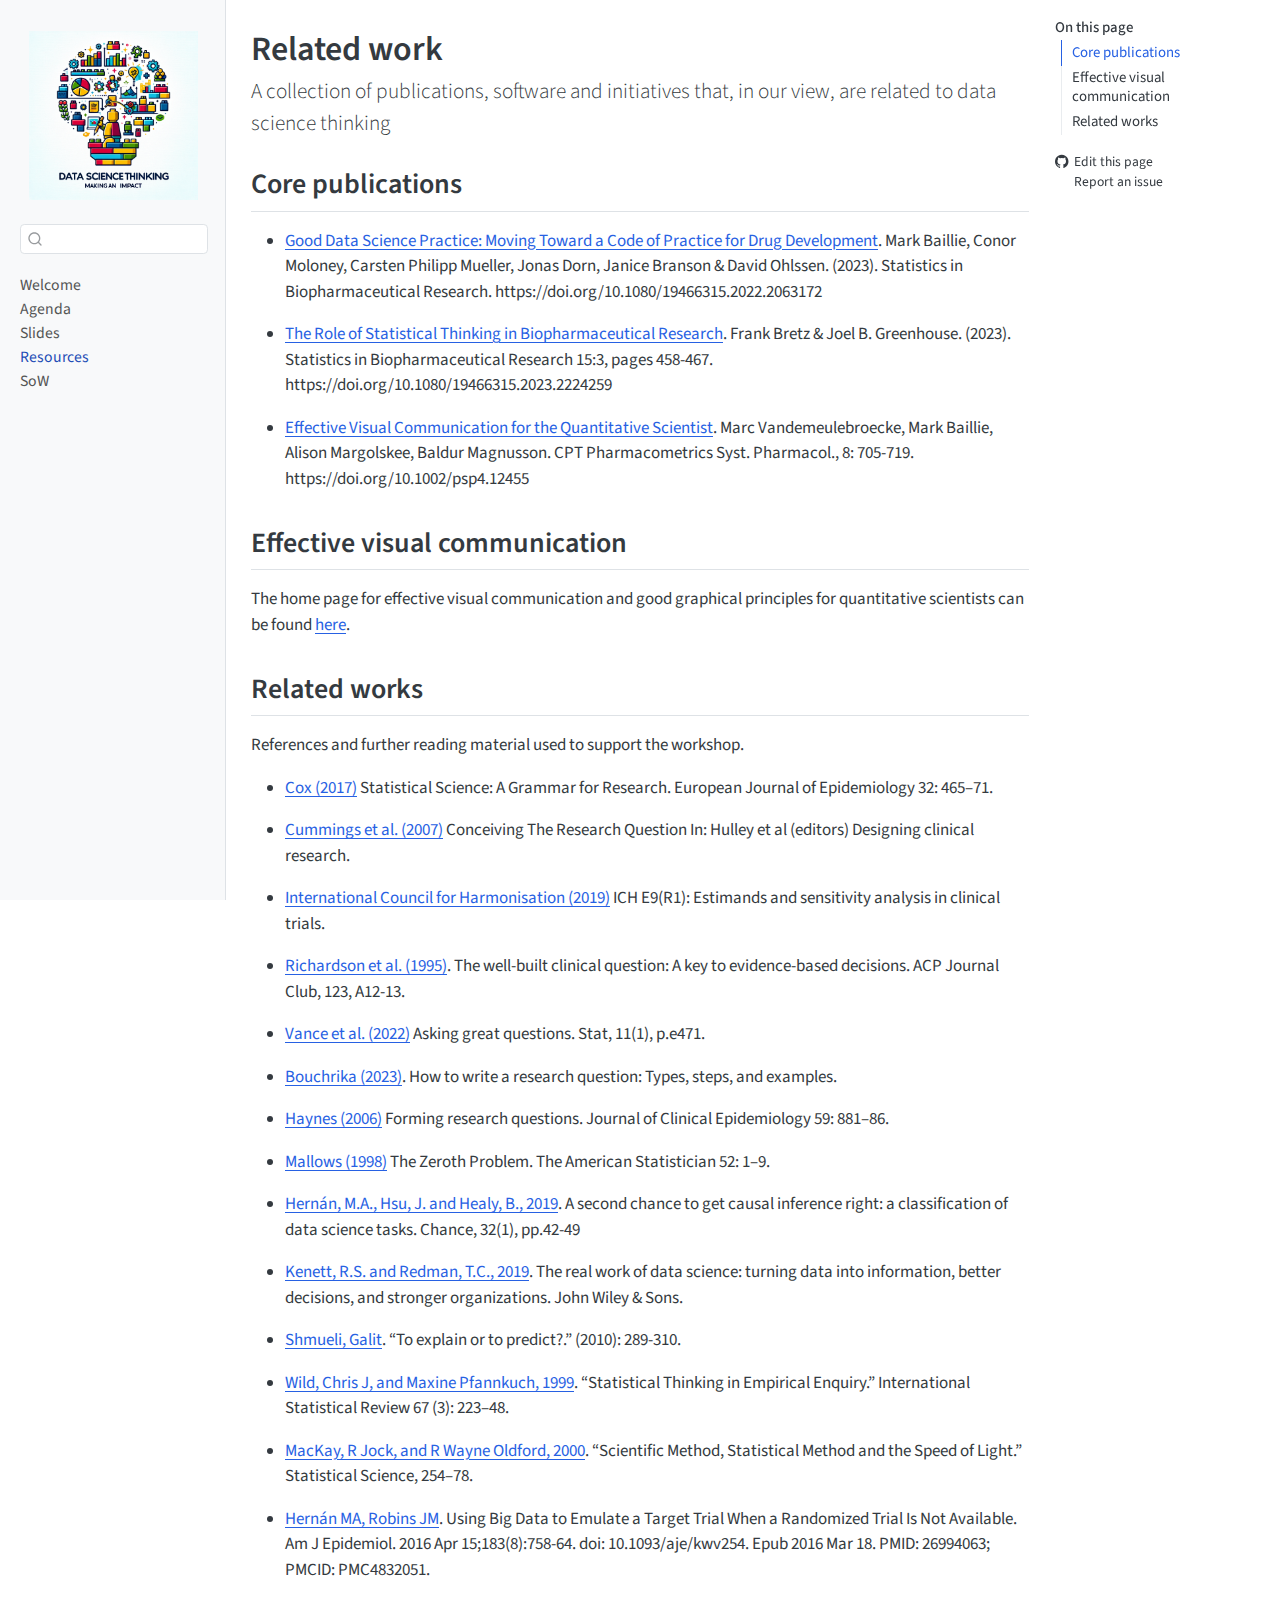
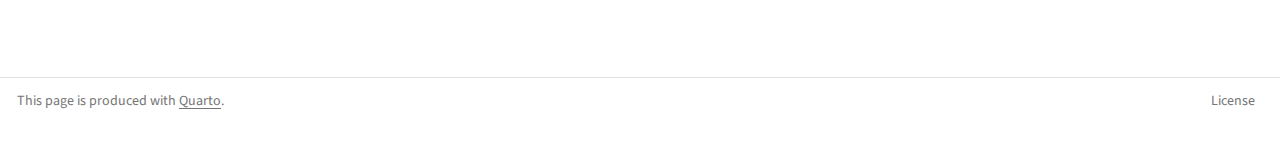
<file: related.html>
<!DOCTYPE html>
<html xmlns="http://www.w3.org/1999/xhtml" lang="en" xml:lang="en"><head>

<meta charset="utf-8">
<meta name="generator" content="quarto-1.4.551">

<meta name="viewport" content="width=device-width, initial-scale=1.0, user-scalable=yes">


<title>Data science thinking - Related work</title>
<style>
code{white-space: pre-wrap;}
span.smallcaps{font-variant: small-caps;}
div.columns{display: flex; gap: min(4vw, 1.5em);}
div.column{flex: auto; overflow-x: auto;}
div.hanging-indent{margin-left: 1.5em; text-indent: -1.5em;}
ul.task-list{list-style: none;}
ul.task-list li input[type="checkbox"] {
  width: 0.8em;
  margin: 0 0.8em 0.2em -1em; /* quarto-specific, see https://github.com/quarto-dev/quarto-cli/issues/4556 */ 
  vertical-align: middle;
}
</style>


<script src="site_libs/quarto-nav/quarto-nav.js"></script>
<script src="site_libs/clipboard/clipboard.min.js"></script>
<script src="site_libs/quarto-search/autocomplete.umd.js"></script>
<script src="site_libs/quarto-search/fuse.min.js"></script>
<script src="site_libs/quarto-search/quarto-search.js"></script>
<meta name="quarto:offset" content="./">
<script src="site_libs/quarto-html/quarto.js"></script>
<script src="site_libs/quarto-html/popper.min.js"></script>
<script src="site_libs/quarto-html/tippy.umd.min.js"></script>
<script src="site_libs/quarto-html/anchor.min.js"></script>
<link href="site_libs/quarto-html/tippy.css" rel="stylesheet">
<link href="site_libs/quarto-html/quarto-syntax-highlighting.css" rel="stylesheet" id="quarto-text-highlighting-styles">
<script src="site_libs/bootstrap/bootstrap.min.js"></script>
<link href="site_libs/bootstrap/bootstrap-icons.css" rel="stylesheet">
<link href="site_libs/bootstrap/bootstrap.min.css" rel="stylesheet" id="quarto-bootstrap" data-mode="light">
<script id="quarto-search-options" type="application/json">{
  "location": "sidebar",
  "copy-button": false,
  "collapse-after": 3,
  "panel-placement": "start",
  "type": "textbox",
  "limit": 50,
  "keyboard-shortcut": [
    "f",
    "/",
    "s"
  ],
  "show-item-context": false,
  "language": {
    "search-no-results-text": "No results",
    "search-matching-documents-text": "matching documents",
    "search-copy-link-title": "Copy link to search",
    "search-hide-matches-text": "Hide additional matches",
    "search-more-match-text": "more match in this document",
    "search-more-matches-text": "more matches in this document",
    "search-clear-button-title": "Clear",
    "search-text-placeholder": "",
    "search-detached-cancel-button-title": "Cancel",
    "search-submit-button-title": "Submit",
    "search-label": "Search"
  }
}</script>


</head>

<body class="nav-sidebar docked">

<div id="quarto-search-results"></div>
  <header id="quarto-header" class="headroom fixed-top">
  <nav class="quarto-secondary-nav">
    <div class="container-fluid d-flex">
      <button type="button" class="quarto-btn-toggle btn" data-bs-toggle="collapse" data-bs-target=".quarto-sidebar-collapse-item" aria-controls="quarto-sidebar" aria-expanded="false" aria-label="Toggle sidebar navigation" onclick="if (window.quartoToggleHeadroom) { window.quartoToggleHeadroom(); }">
        <i class="bi bi-layout-text-sidebar-reverse"></i>
      </button>
        <nav class="quarto-page-breadcrumbs" aria-label="breadcrumb"><ol class="breadcrumb"><li class="breadcrumb-item"><a href="./related.html">Resources</a></li></ol></nav>
        <a class="flex-grow-1" role="button" data-bs-toggle="collapse" data-bs-target=".quarto-sidebar-collapse-item" aria-controls="quarto-sidebar" aria-expanded="false" aria-label="Toggle sidebar navigation" onclick="if (window.quartoToggleHeadroom) { window.quartoToggleHeadroom(); }">      
        </a>
      <button type="button" class="btn quarto-search-button" aria-label="" onclick="window.quartoOpenSearch();">
        <i class="bi bi-search"></i>
      </button>
    </div>
  </nav>
</header>
<!-- content -->
<div id="quarto-content" class="quarto-container page-columns page-rows-contents page-layout-article">
<!-- sidebar -->
  <nav id="quarto-sidebar" class="sidebar collapse collapse-horizontal quarto-sidebar-collapse-item sidebar-navigation docked overflow-auto">
    <div class="pt-lg-2 mt-2 text-center sidebar-header">
      <a href="./index.html" class="sidebar-logo-link">
      <img src="./img/logo.png" alt="" class="sidebar-logo py-0 d-lg-inline d-none">
      </a>
      </div>
        <div class="mt-2 flex-shrink-0 align-items-center">
        <div class="sidebar-search">
        <div id="quarto-search" class="" title="Search"></div>
        </div>
        </div>
    <div class="sidebar-menu-container"> 
    <ul class="list-unstyled mt-1">
        <li class="sidebar-item">
  <div class="sidebar-item-container"> 
  <a href="./index.html" class="sidebar-item-text sidebar-link">
 <span class="menu-text">Welcome</span></a>
  </div>
</li>
        <li class="sidebar-item">
  <div class="sidebar-item-container"> 
  <a href="./agenda.html" class="sidebar-item-text sidebar-link">
 <span class="menu-text">Agenda</span></a>
  </div>
</li>
        <li class="sidebar-item">
  <div class="sidebar-item-container"> 
  <a href="./slides.html" class="sidebar-item-text sidebar-link">
 <span class="menu-text">Slides</span></a>
  </div>
</li>
        <li class="sidebar-item">
  <div class="sidebar-item-container"> 
  <a href="./related.html" class="sidebar-item-text sidebar-link active">
 <span class="menu-text">Resources</span></a>
  </div>
</li>
        <li class="sidebar-item">
  <div class="sidebar-item-container"> 
  <a href="./sow.html" class="sidebar-item-text sidebar-link">
 <span class="menu-text">SoW</span></a>
  </div>
</li>
    </ul>
    </div>
</nav>
<div id="quarto-sidebar-glass" class="quarto-sidebar-collapse-item" data-bs-toggle="collapse" data-bs-target=".quarto-sidebar-collapse-item"></div>
<!-- margin-sidebar -->
    <div id="quarto-margin-sidebar" class="sidebar margin-sidebar">
        <nav id="TOC" role="doc-toc" class="toc-active">
    <h2 id="toc-title">On this page</h2>
   
  <ul>
  <li><a href="#core-publications" id="toc-core-publications" class="nav-link active" data-scroll-target="#core-publications">Core publications</a></li>
  <li><a href="#effective-visual-communication" id="toc-effective-visual-communication" class="nav-link" data-scroll-target="#effective-visual-communication">Effective visual communication</a></li>
  <li><a href="#related-works" id="toc-related-works" class="nav-link" data-scroll-target="#related-works">Related works</a></li>
  </ul>
<div class="toc-actions"><ul><li><a href="https://github.com/datascience-thinking/datascience-thinking.github.io/edit/main/related.qmd" class="toc-action"><i class="bi bi-github"></i>Edit this page</a></li><li><a href="https://github.com/datascience-thinking/datascience-thinking.github.io/issues/new" class="toc-action"><i class="bi empty"></i>Report an issue</a></li></ul></div></nav>
    </div>
<!-- main -->
<main class="content" id="quarto-document-content">

<header id="title-block-header" class="quarto-title-block default">
<div class="quarto-title">
<h1 class="title">Related work</h1>
<p class="subtitle lead">A collection of publications, software and initiatives that, in our view, are related to data science thinking</p>
</div>



<div class="quarto-title-meta">

    
  
    
  </div>
  


</header>


<section id="core-publications" class="level2">
<h2 class="anchored" data-anchor-id="core-publications">Core publications</h2>
<ul>
<li><p><a href="https://doi.org/10.1080/19466315.2022.2063172">Good Data Science Practice: Moving Toward a Code of Practice for Drug Development</a>. Mark Baillie, Conor Moloney, Carsten Philipp Mueller, Jonas Dorn, Janice Branson &amp; David Ohlssen. (2023). Statistics in Biopharmaceutical Research. https://doi.org/10.1080/19466315.2022.2063172</p></li>
<li><p><a href="https://doi.org/10.1080/19466315.2023.2224259">The Role of Statistical Thinking in Biopharmaceutical Research</a>. Frank Bretz &amp; Joel B. Greenhouse. (2023). Statistics in Biopharmaceutical Research 15:3, pages 458-467. https://doi.org/10.1080/19466315.2023.2224259</p></li>
<li><p><a href="https://doi.org/10.1002/psp4.12455">Effective Visual Communication for the Quantitative Scientist</a>. Marc Vandemeulebroecke, Mark Baillie, Alison Margolskee, Baldur Magnusson. CPT Pharmacometrics Syst. Pharmacol., 8: 705-719. https://doi.org/10.1002/psp4.12455</p></li>
</ul>
</section>
<section id="effective-visual-communication" class="level2">
<h2 class="anchored" data-anchor-id="effective-visual-communication">Effective visual communication</h2>
<p>The home page for effective visual communication and good graphical principles for quantitative scientists can be found <a href="https://graphicsprinciples.github.io">here</a>.</p>
</section>
<section id="related-works" class="level2">
<h2 class="anchored" data-anchor-id="related-works">Related works</h2>
<p>References and further reading material used to support the workshop.</p>
<ul>
<li><p><a href="https://doi.org/10.1007/s10654-017-0288-1">Cox (2017)</a> Statistical Science: A Grammar for Research. European Journal of Epidemiology 32: 465–71.</p></li>
<li><p><a href="http://cii.org.ar/epidemiology/Conceiving%20the%20Research%20Question.pdf">Cummings et al.&nbsp;(2007)</a> Conceiving The Research Question In: Hulley et al (editors) Designing clinical research.</p></li>
<li><p><a href="https://www.ema.europa.eu/en/documents/scientific-guideline/ich-e9-r1-addendum-estimands-and-sensitivity-analysis-clinical-trials-guideline-statistical-principles-clinical-trials-step-5_en.pdf">International Council for Harmonisation (2019)</a> ICH E9(R1): Estimands and sensitivity analysis in clinical trials.</p></li>
<li><p><a href="https://doi.org/10.7326/ACPJC-1995-123-3-A12">Richardson et al.&nbsp;(1995)</a>. The well-built clinical question: A key to evidence-based decisions. ACP Journal Club, 123, A12-13.</p></li>
<li><p><a href="https://doi.org/10.1002/sta4.471">Vance et al.&nbsp;(2022)</a> Asking great questions. Stat, 11(1), p.e471.</p></li>
<li><p><a href="https://research.com/research/how-to-write-a-research-question">Bouchrika (2023)</a>. How to write a research question: Types, steps, and examples.</p></li>
<li><p><a href="https://doi.org/10.1016/j.jclinepi.2006.06.006">Haynes (2006)</a> Forming research questions. Journal of Clinical Epidemiology 59: 881–86.</p></li>
<li><p><a href="https://doi.org/10.1080/00031305.1998.10480528">Mallows (1998)</a> The Zeroth Problem. The American Statistician 52: 1–9.</p></li>
<li><p><a href="https://www.tandfonline.com/doi/full/10.1080/09332480.2019.1579578">Hernán, M.A., Hsu, J. and Healy, B., 2019</a>. A second chance to get causal inference right: a classification of data science tasks. Chance, 32(1), pp.42-49</p></li>
<li><p><a href="https://onlinelibrary.wiley.com/doi/book/10.1002/9781119570790">Kenett, R.S. and Redman, T.C., 2019</a>. The real work of data science: turning data into information, better decisions, and stronger organizations. John Wiley &amp; Sons.</p></li>
<li><p><a href="https://www.stat.berkeley.edu/~aldous/157/Papers/shmueli.pdf">Shmueli, Galit</a>. “To explain or to predict?.” (2010): 289-310.</p></li>
<li><p><a href="https://iase-web.org/documents/intstatreview/99.Wild.Pfannkuch.pdf">Wild, Chris J, and Maxine Pfannkuch, 1999</a>. “Statistical Thinking in Empirical Enquiry.” International Statistical Review 67 (3): 223–48.</p></li>
<li><p><a href="https://projecteuclid.org/journals/statistical-science/volume-15/issue-3/Scientific-Method-Statistical-Method-and-the-Speed-of-Light/10.1214/ss/1009212817.full">MacKay, R Jock, and R Wayne Oldford, 2000</a>. “Scientific Method, Statistical Method and the Speed of Light.” Statistical Science, 254–78.</p></li>
<li><p><a href="https://pubmed.ncbi.nlm.nih.gov/26994063/">Hernán MA, Robins JM</a>. Using Big Data to Emulate a Target Trial When a Randomized Trial Is Not Available. Am J Epidemiol. 2016 Apr 15;183(8):758-64. doi: 10.1093/aje/kwv254. Epub 2016 Mar 18. PMID: 26994063; PMCID: PMC4832051.</p></li>
</ul>


</section>

</main> <!-- /main -->
<script id="quarto-html-after-body" type="application/javascript">
window.document.addEventListener("DOMContentLoaded", function (event) {
  const toggleBodyColorMode = (bsSheetEl) => {
    const mode = bsSheetEl.getAttribute("data-mode");
    const bodyEl = window.document.querySelector("body");
    if (mode === "dark") {
      bodyEl.classList.add("quarto-dark");
      bodyEl.classList.remove("quarto-light");
    } else {
      bodyEl.classList.add("quarto-light");
      bodyEl.classList.remove("quarto-dark");
    }
  }
  const toggleBodyColorPrimary = () => {
    const bsSheetEl = window.document.querySelector("link#quarto-bootstrap");
    if (bsSheetEl) {
      toggleBodyColorMode(bsSheetEl);
    }
  }
  toggleBodyColorPrimary();  
  const icon = "";
  const anchorJS = new window.AnchorJS();
  anchorJS.options = {
    placement: 'right',
    icon: icon
  };
  anchorJS.add('.anchored');
  const isCodeAnnotation = (el) => {
    for (const clz of el.classList) {
      if (clz.startsWith('code-annotation-')) {                     
        return true;
      }
    }
    return false;
  }
  const clipboard = new window.ClipboardJS('.code-copy-button', {
    text: function(trigger) {
      const codeEl = trigger.previousElementSibling.cloneNode(true);
      for (const childEl of codeEl.children) {
        if (isCodeAnnotation(childEl)) {
          childEl.remove();
        }
      }
      return codeEl.innerText;
    }
  });
  clipboard.on('success', function(e) {
    // button target
    const button = e.trigger;
    // don't keep focus
    button.blur();
    // flash "checked"
    button.classList.add('code-copy-button-checked');
    var currentTitle = button.getAttribute("title");
    button.setAttribute("title", "Copied!");
    let tooltip;
    if (window.bootstrap) {
      button.setAttribute("data-bs-toggle", "tooltip");
      button.setAttribute("data-bs-placement", "left");
      button.setAttribute("data-bs-title", "Copied!");
      tooltip = new bootstrap.Tooltip(button, 
        { trigger: "manual", 
          customClass: "code-copy-button-tooltip",
          offset: [0, -8]});
      tooltip.show();    
    }
    setTimeout(function() {
      if (tooltip) {
        tooltip.hide();
        button.removeAttribute("data-bs-title");
        button.removeAttribute("data-bs-toggle");
        button.removeAttribute("data-bs-placement");
      }
      button.setAttribute("title", currentTitle);
      button.classList.remove('code-copy-button-checked');
    }, 1000);
    // clear code selection
    e.clearSelection();
  });
    var localhostRegex = new RegExp(/^(?:http|https):\/\/localhost\:?[0-9]*\//);
    var mailtoRegex = new RegExp(/^mailto:/);
      var filterRegex = new RegExp("http:\/\/datascience-thinking\.github\.io");
    var isInternal = (href) => {
        return filterRegex.test(href) || localhostRegex.test(href) || mailtoRegex.test(href);
    }
    // Inspect non-navigation links and adorn them if external
 	var links = window.document.querySelectorAll('a[href]:not(.nav-link):not(.navbar-brand):not(.toc-action):not(.sidebar-link):not(.sidebar-item-toggle):not(.pagination-link):not(.no-external):not([aria-hidden]):not(.dropdown-item):not(.quarto-navigation-tool)');
    for (var i=0; i<links.length; i++) {
      const link = links[i];
      if (!isInternal(link.href)) {
        // undo the damage that might have been done by quarto-nav.js in the case of
        // links that we want to consider external
        if (link.dataset.originalHref !== undefined) {
          link.href = link.dataset.originalHref;
        }
      }
    }
  function tippyHover(el, contentFn, onTriggerFn, onUntriggerFn) {
    const config = {
      allowHTML: true,
      maxWidth: 500,
      delay: 100,
      arrow: false,
      appendTo: function(el) {
          return el.parentElement;
      },
      interactive: true,
      interactiveBorder: 10,
      theme: 'quarto',
      placement: 'bottom-start',
    };
    if (contentFn) {
      config.content = contentFn;
    }
    if (onTriggerFn) {
      config.onTrigger = onTriggerFn;
    }
    if (onUntriggerFn) {
      config.onUntrigger = onUntriggerFn;
    }
    window.tippy(el, config); 
  }
  const noterefs = window.document.querySelectorAll('a[role="doc-noteref"]');
  for (var i=0; i<noterefs.length; i++) {
    const ref = noterefs[i];
    tippyHover(ref, function() {
      // use id or data attribute instead here
      let href = ref.getAttribute('data-footnote-href') || ref.getAttribute('href');
      try { href = new URL(href).hash; } catch {}
      const id = href.replace(/^#\/?/, "");
      const note = window.document.getElementById(id);
      if (note) {
        return note.innerHTML;
      } else {
        return "";
      }
    });
  }
  const xrefs = window.document.querySelectorAll('a.quarto-xref');
  const processXRef = (id, note) => {
    // Strip column container classes
    const stripColumnClz = (el) => {
      el.classList.remove("page-full", "page-columns");
      if (el.children) {
        for (const child of el.children) {
          stripColumnClz(child);
        }
      }
    }
    stripColumnClz(note)
    if (id === null || id.startsWith('sec-')) {
      // Special case sections, only their first couple elements
      const container = document.createElement("div");
      if (note.children && note.children.length > 2) {
        container.appendChild(note.children[0].cloneNode(true));
        for (let i = 1; i < note.children.length; i++) {
          const child = note.children[i];
          if (child.tagName === "P" && child.innerText === "") {
            continue;
          } else {
            container.appendChild(child.cloneNode(true));
            break;
          }
        }
        if (window.Quarto?.typesetMath) {
          window.Quarto.typesetMath(container);
        }
        return container.innerHTML
      } else {
        if (window.Quarto?.typesetMath) {
          window.Quarto.typesetMath(note);
        }
        return note.innerHTML;
      }
    } else {
      // Remove any anchor links if they are present
      const anchorLink = note.querySelector('a.anchorjs-link');
      if (anchorLink) {
        anchorLink.remove();
      }
      if (window.Quarto?.typesetMath) {
        window.Quarto.typesetMath(note);
      }
      // TODO in 1.5, we should make sure this works without a callout special case
      if (note.classList.contains("callout")) {
        return note.outerHTML;
      } else {
        return note.innerHTML;
      }
    }
  }
  for (var i=0; i<xrefs.length; i++) {
    const xref = xrefs[i];
    tippyHover(xref, undefined, function(instance) {
      instance.disable();
      let url = xref.getAttribute('href');
      let hash = undefined; 
      if (url.startsWith('#')) {
        hash = url;
      } else {
        try { hash = new URL(url).hash; } catch {}
      }
      if (hash) {
        const id = hash.replace(/^#\/?/, "");
        const note = window.document.getElementById(id);
        if (note !== null) {
          try {
            const html = processXRef(id, note.cloneNode(true));
            instance.setContent(html);
          } finally {
            instance.enable();
            instance.show();
          }
        } else {
          // See if we can fetch this
          fetch(url.split('#')[0])
          .then(res => res.text())
          .then(html => {
            const parser = new DOMParser();
            const htmlDoc = parser.parseFromString(html, "text/html");
            const note = htmlDoc.getElementById(id);
            if (note !== null) {
              const html = processXRef(id, note);
              instance.setContent(html);
            } 
          }).finally(() => {
            instance.enable();
            instance.show();
          });
        }
      } else {
        // See if we can fetch a full url (with no hash to target)
        // This is a special case and we should probably do some content thinning / targeting
        fetch(url)
        .then(res => res.text())
        .then(html => {
          const parser = new DOMParser();
          const htmlDoc = parser.parseFromString(html, "text/html");
          const note = htmlDoc.querySelector('main.content');
          if (note !== null) {
            // This should only happen for chapter cross references
            // (since there is no id in the URL)
            // remove the first header
            if (note.children.length > 0 && note.children[0].tagName === "HEADER") {
              note.children[0].remove();
            }
            const html = processXRef(null, note);
            instance.setContent(html);
          } 
        }).finally(() => {
          instance.enable();
          instance.show();
        });
      }
    }, function(instance) {
    });
  }
      let selectedAnnoteEl;
      const selectorForAnnotation = ( cell, annotation) => {
        let cellAttr = 'data-code-cell="' + cell + '"';
        let lineAttr = 'data-code-annotation="' +  annotation + '"';
        const selector = 'span[' + cellAttr + '][' + lineAttr + ']';
        return selector;
      }
      const selectCodeLines = (annoteEl) => {
        const doc = window.document;
        const targetCell = annoteEl.getAttribute("data-target-cell");
        const targetAnnotation = annoteEl.getAttribute("data-target-annotation");
        const annoteSpan = window.document.querySelector(selectorForAnnotation(targetCell, targetAnnotation));
        const lines = annoteSpan.getAttribute("data-code-lines").split(",");
        const lineIds = lines.map((line) => {
          return targetCell + "-" + line;
        })
        let top = null;
        let height = null;
        let parent = null;
        if (lineIds.length > 0) {
            //compute the position of the single el (top and bottom and make a div)
            const el = window.document.getElementById(lineIds[0]);
            top = el.offsetTop;
            height = el.offsetHeight;
            parent = el.parentElement.parentElement;
          if (lineIds.length > 1) {
            const lastEl = window.document.getElementById(lineIds[lineIds.length - 1]);
            const bottom = lastEl.offsetTop + lastEl.offsetHeight;
            height = bottom - top;
          }
          if (top !== null && height !== null && parent !== null) {
            // cook up a div (if necessary) and position it 
            let div = window.document.getElementById("code-annotation-line-highlight");
            if (div === null) {
              div = window.document.createElement("div");
              div.setAttribute("id", "code-annotation-line-highlight");
              div.style.position = 'absolute';
              parent.appendChild(div);
            }
            div.style.top = top - 2 + "px";
            div.style.height = height + 4 + "px";
            div.style.left = 0;
            let gutterDiv = window.document.getElementById("code-annotation-line-highlight-gutter");
            if (gutterDiv === null) {
              gutterDiv = window.document.createElement("div");
              gutterDiv.setAttribute("id", "code-annotation-line-highlight-gutter");
              gutterDiv.style.position = 'absolute';
              const codeCell = window.document.getElementById(targetCell);
              const gutter = codeCell.querySelector('.code-annotation-gutter');
              gutter.appendChild(gutterDiv);
            }
            gutterDiv.style.top = top - 2 + "px";
            gutterDiv.style.height = height + 4 + "px";
          }
          selectedAnnoteEl = annoteEl;
        }
      };
      const unselectCodeLines = () => {
        const elementsIds = ["code-annotation-line-highlight", "code-annotation-line-highlight-gutter"];
        elementsIds.forEach((elId) => {
          const div = window.document.getElementById(elId);
          if (div) {
            div.remove();
          }
        });
        selectedAnnoteEl = undefined;
      };
        // Handle positioning of the toggle
    window.addEventListener(
      "resize",
      throttle(() => {
        elRect = undefined;
        if (selectedAnnoteEl) {
          selectCodeLines(selectedAnnoteEl);
        }
      }, 10)
    );
    function throttle(fn, ms) {
    let throttle = false;
    let timer;
      return (...args) => {
        if(!throttle) { // first call gets through
            fn.apply(this, args);
            throttle = true;
        } else { // all the others get throttled
            if(timer) clearTimeout(timer); // cancel #2
            timer = setTimeout(() => {
              fn.apply(this, args);
              timer = throttle = false;
            }, ms);
        }
      };
    }
      // Attach click handler to the DT
      const annoteDls = window.document.querySelectorAll('dt[data-target-cell]');
      for (const annoteDlNode of annoteDls) {
        annoteDlNode.addEventListener('click', (event) => {
          const clickedEl = event.target;
          if (clickedEl !== selectedAnnoteEl) {
            unselectCodeLines();
            const activeEl = window.document.querySelector('dt[data-target-cell].code-annotation-active');
            if (activeEl) {
              activeEl.classList.remove('code-annotation-active');
            }
            selectCodeLines(clickedEl);
            clickedEl.classList.add('code-annotation-active');
          } else {
            // Unselect the line
            unselectCodeLines();
            clickedEl.classList.remove('code-annotation-active');
          }
        });
      }
  const findCites = (el) => {
    const parentEl = el.parentElement;
    if (parentEl) {
      const cites = parentEl.dataset.cites;
      if (cites) {
        return {
          el,
          cites: cites.split(' ')
        };
      } else {
        return findCites(el.parentElement)
      }
    } else {
      return undefined;
    }
  };
  var bibliorefs = window.document.querySelectorAll('a[role="doc-biblioref"]');
  for (var i=0; i<bibliorefs.length; i++) {
    const ref = bibliorefs[i];
    const citeInfo = findCites(ref);
    if (citeInfo) {
      tippyHover(citeInfo.el, function() {
        var popup = window.document.createElement('div');
        citeInfo.cites.forEach(function(cite) {
          var citeDiv = window.document.createElement('div');
          citeDiv.classList.add('hanging-indent');
          citeDiv.classList.add('csl-entry');
          var biblioDiv = window.document.getElementById('ref-' + cite);
          if (biblioDiv) {
            citeDiv.innerHTML = biblioDiv.innerHTML;
          }
          popup.appendChild(citeDiv);
        });
        return popup.innerHTML;
      });
    }
  }
});
</script>
</div> <!-- /content -->
<footer class="footer">
  <div class="nav-footer">
    <div class="nav-footer-left">
<p>This page is produced with <a href="https://quarto.org/">Quarto</a>.</p>
</div>   
    <div class="nav-footer-center">
      &nbsp;
    <div class="toc-actions d-sm-block d-md-none"><ul><li><a href="https://github.com/datascience-thinking/datascience-thinking.github.io/edit/main/related.qmd" class="toc-action"><i class="bi bi-github"></i>Edit this page</a></li><li><a href="https://github.com/datascience-thinking/datascience-thinking.github.io/issues/new" class="toc-action"><i class="bi empty"></i>Report an issue</a></li></ul></div></div>
    <div class="nav-footer-right">
      <ul class="footer-items list-unstyled">
    <li class="nav-item">
    <a class="nav-link" href="./LICENSE">
<p>License</p>
</a>
  </li>  
</ul>
    </div>
  </div>
</footer>




</body></html>
</file>
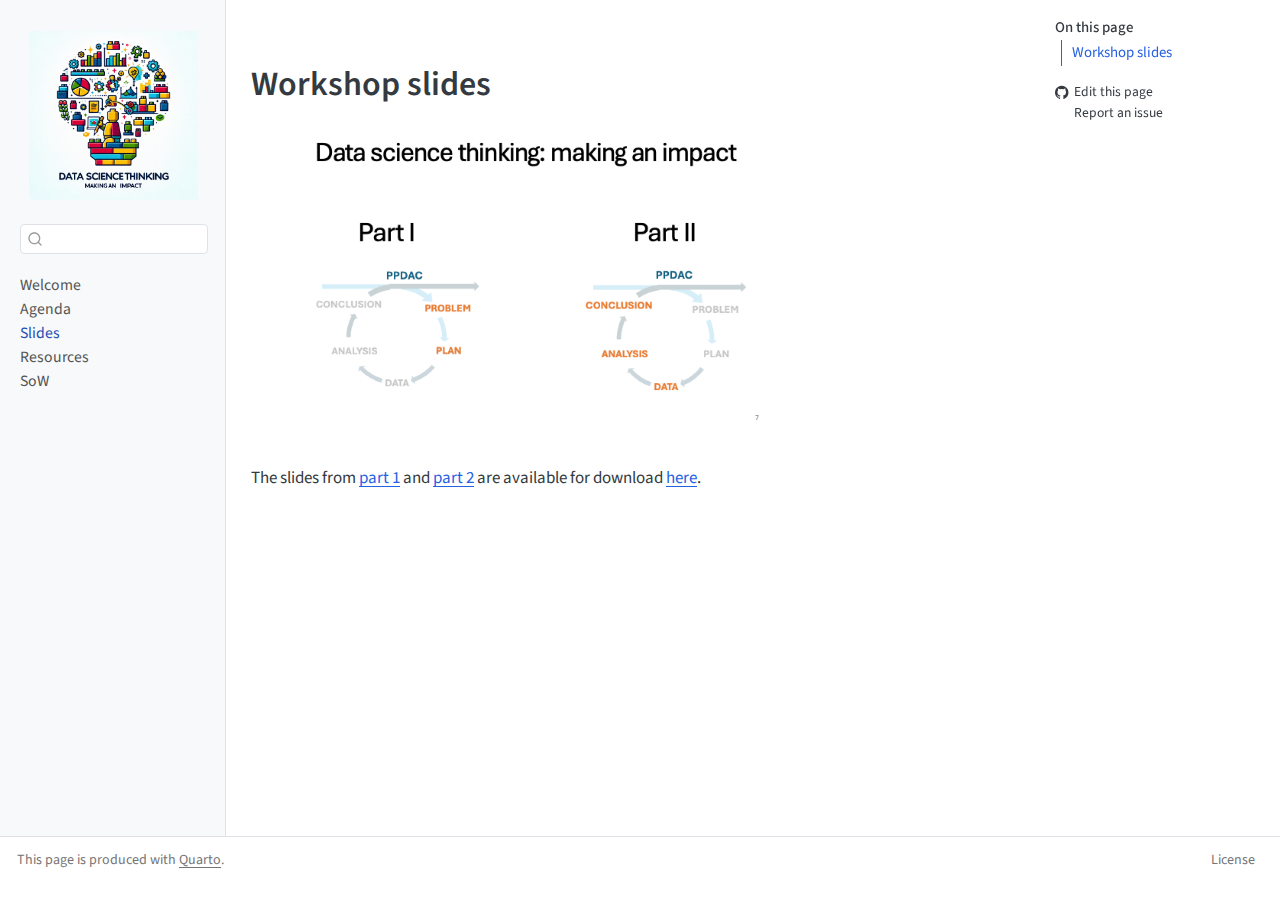
<file: slides.html>
<!DOCTYPE html>
<html xmlns="http://www.w3.org/1999/xhtml" lang="en" xml:lang="en"><head>

<meta charset="utf-8">
<meta name="generator" content="quarto-1.4.551">

<meta name="viewport" content="width=device-width, initial-scale=1.0, user-scalable=yes">


<title>Data science thinking</title>
<style>
code{white-space: pre-wrap;}
span.smallcaps{font-variant: small-caps;}
div.columns{display: flex; gap: min(4vw, 1.5em);}
div.column{flex: auto; overflow-x: auto;}
div.hanging-indent{margin-left: 1.5em; text-indent: -1.5em;}
ul.task-list{list-style: none;}
ul.task-list li input[type="checkbox"] {
  width: 0.8em;
  margin: 0 0.8em 0.2em -1em; /* quarto-specific, see https://github.com/quarto-dev/quarto-cli/issues/4556 */ 
  vertical-align: middle;
}
</style>


<script src="site_libs/quarto-nav/quarto-nav.js"></script>
<script src="site_libs/clipboard/clipboard.min.js"></script>
<script src="site_libs/quarto-search/autocomplete.umd.js"></script>
<script src="site_libs/quarto-search/fuse.min.js"></script>
<script src="site_libs/quarto-search/quarto-search.js"></script>
<meta name="quarto:offset" content="./">
<script src="site_libs/quarto-html/quarto.js"></script>
<script src="site_libs/quarto-html/popper.min.js"></script>
<script src="site_libs/quarto-html/tippy.umd.min.js"></script>
<script src="site_libs/quarto-html/anchor.min.js"></script>
<link href="site_libs/quarto-html/tippy.css" rel="stylesheet">
<link href="site_libs/quarto-html/quarto-syntax-highlighting.css" rel="stylesheet" id="quarto-text-highlighting-styles">
<script src="site_libs/bootstrap/bootstrap.min.js"></script>
<link href="site_libs/bootstrap/bootstrap-icons.css" rel="stylesheet">
<link href="site_libs/bootstrap/bootstrap.min.css" rel="stylesheet" id="quarto-bootstrap" data-mode="light">
<script id="quarto-search-options" type="application/json">{
  "location": "sidebar",
  "copy-button": false,
  "collapse-after": 3,
  "panel-placement": "start",
  "type": "textbox",
  "limit": 50,
  "keyboard-shortcut": [
    "f",
    "/",
    "s"
  ],
  "show-item-context": false,
  "language": {
    "search-no-results-text": "No results",
    "search-matching-documents-text": "matching documents",
    "search-copy-link-title": "Copy link to search",
    "search-hide-matches-text": "Hide additional matches",
    "search-more-match-text": "more match in this document",
    "search-more-matches-text": "more matches in this document",
    "search-clear-button-title": "Clear",
    "search-text-placeholder": "",
    "search-detached-cancel-button-title": "Cancel",
    "search-submit-button-title": "Submit",
    "search-label": "Search"
  }
}</script>


</head>

<body class="nav-sidebar docked">

<div id="quarto-search-results"></div>
  <header id="quarto-header" class="headroom fixed-top">
  <nav class="quarto-secondary-nav">
    <div class="container-fluid d-flex">
      <button type="button" class="quarto-btn-toggle btn" data-bs-toggle="collapse" data-bs-target=".quarto-sidebar-collapse-item" aria-controls="quarto-sidebar" aria-expanded="false" aria-label="Toggle sidebar navigation" onclick="if (window.quartoToggleHeadroom) { window.quartoToggleHeadroom(); }">
        <i class="bi bi-layout-text-sidebar-reverse"></i>
      </button>
        <nav class="quarto-page-breadcrumbs" aria-label="breadcrumb"><ol class="breadcrumb"><li class="breadcrumb-item"><a href="./slides.html">Slides</a></li></ol></nav>
        <a class="flex-grow-1" role="button" data-bs-toggle="collapse" data-bs-target=".quarto-sidebar-collapse-item" aria-controls="quarto-sidebar" aria-expanded="false" aria-label="Toggle sidebar navigation" onclick="if (window.quartoToggleHeadroom) { window.quartoToggleHeadroom(); }">      
        </a>
      <button type="button" class="btn quarto-search-button" aria-label="" onclick="window.quartoOpenSearch();">
        <i class="bi bi-search"></i>
      </button>
    </div>
  </nav>
</header>
<!-- content -->
<div id="quarto-content" class="quarto-container page-columns page-rows-contents page-layout-article">
<!-- sidebar -->
  <nav id="quarto-sidebar" class="sidebar collapse collapse-horizontal quarto-sidebar-collapse-item sidebar-navigation docked overflow-auto">
    <div class="pt-lg-2 mt-2 text-center sidebar-header">
      <a href="./index.html" class="sidebar-logo-link">
      <img src="./img/logo.png" alt="" class="sidebar-logo py-0 d-lg-inline d-none">
      </a>
      </div>
        <div class="mt-2 flex-shrink-0 align-items-center">
        <div class="sidebar-search">
        <div id="quarto-search" class="" title="Search"></div>
        </div>
        </div>
    <div class="sidebar-menu-container"> 
    <ul class="list-unstyled mt-1">
        <li class="sidebar-item">
  <div class="sidebar-item-container"> 
  <a href="./index.html" class="sidebar-item-text sidebar-link">
 <span class="menu-text">Welcome</span></a>
  </div>
</li>
        <li class="sidebar-item">
  <div class="sidebar-item-container"> 
  <a href="./agenda.html" class="sidebar-item-text sidebar-link">
 <span class="menu-text">Agenda</span></a>
  </div>
</li>
        <li class="sidebar-item">
  <div class="sidebar-item-container"> 
  <a href="./slides.html" class="sidebar-item-text sidebar-link active">
 <span class="menu-text">Slides</span></a>
  </div>
</li>
        <li class="sidebar-item">
  <div class="sidebar-item-container"> 
  <a href="./related.html" class="sidebar-item-text sidebar-link">
 <span class="menu-text">Resources</span></a>
  </div>
</li>
        <li class="sidebar-item">
  <div class="sidebar-item-container"> 
  <a href="./sow.html" class="sidebar-item-text sidebar-link">
 <span class="menu-text">SoW</span></a>
  </div>
</li>
    </ul>
    </div>
</nav>
<div id="quarto-sidebar-glass" class="quarto-sidebar-collapse-item" data-bs-toggle="collapse" data-bs-target=".quarto-sidebar-collapse-item"></div>
<!-- margin-sidebar -->
    <div id="quarto-margin-sidebar" class="sidebar margin-sidebar">
        <nav id="TOC" role="doc-toc" class="toc-active">
    <h2 id="toc-title">On this page</h2>
   
  <ul>
  <li><a href="#workshop-slides" id="toc-workshop-slides" class="nav-link active" data-scroll-target="#workshop-slides">Workshop slides</a></li>
  </ul>
<div class="toc-actions"><ul><li><a href="https://github.com/datascience-thinking/datascience-thinking.github.io/edit/main/slides.qmd" class="toc-action"><i class="bi bi-github"></i>Edit this page</a></li><li><a href="https://github.com/datascience-thinking/datascience-thinking.github.io/issues/new" class="toc-action"><i class="bi empty"></i>Report an issue</a></li></ul></div></nav>
    </div>
<!-- main -->
<main class="content" id="quarto-document-content">




<section id="workshop-slides" class="level1">
<h1>Workshop slides</h1>
<div class="quarto-figure quarto-figure-left">
<figure class="figure">
<p><img src="assets/parts.png" class="img-fluid quarto-figure quarto-figure-left figure-img" alt="Workshop" width="550"></p>
</figure>
</div>
<p>The slides from <a href="assets/Part1_DataScienceThinking.pdf">part 1</a> and <a href="assets/Part2_DataScienceThinking.pdf">part 2</a> are available for download <a href="https://github.com/datascience-thinking/datascience-thinking.github.io">here</a>.</p>


</section>

</main> <!-- /main -->
<script id="quarto-html-after-body" type="application/javascript">
window.document.addEventListener("DOMContentLoaded", function (event) {
  const toggleBodyColorMode = (bsSheetEl) => {
    const mode = bsSheetEl.getAttribute("data-mode");
    const bodyEl = window.document.querySelector("body");
    if (mode === "dark") {
      bodyEl.classList.add("quarto-dark");
      bodyEl.classList.remove("quarto-light");
    } else {
      bodyEl.classList.add("quarto-light");
      bodyEl.classList.remove("quarto-dark");
    }
  }
  const toggleBodyColorPrimary = () => {
    const bsSheetEl = window.document.querySelector("link#quarto-bootstrap");
    if (bsSheetEl) {
      toggleBodyColorMode(bsSheetEl);
    }
  }
  toggleBodyColorPrimary();  
  const icon = "";
  const anchorJS = new window.AnchorJS();
  anchorJS.options = {
    placement: 'right',
    icon: icon
  };
  anchorJS.add('.anchored');
  const isCodeAnnotation = (el) => {
    for (const clz of el.classList) {
      if (clz.startsWith('code-annotation-')) {                     
        return true;
      }
    }
    return false;
  }
  const clipboard = new window.ClipboardJS('.code-copy-button', {
    text: function(trigger) {
      const codeEl = trigger.previousElementSibling.cloneNode(true);
      for (const childEl of codeEl.children) {
        if (isCodeAnnotation(childEl)) {
          childEl.remove();
        }
      }
      return codeEl.innerText;
    }
  });
  clipboard.on('success', function(e) {
    // button target
    const button = e.trigger;
    // don't keep focus
    button.blur();
    // flash "checked"
    button.classList.add('code-copy-button-checked');
    var currentTitle = button.getAttribute("title");
    button.setAttribute("title", "Copied!");
    let tooltip;
    if (window.bootstrap) {
      button.setAttribute("data-bs-toggle", "tooltip");
      button.setAttribute("data-bs-placement", "left");
      button.setAttribute("data-bs-title", "Copied!");
      tooltip = new bootstrap.Tooltip(button, 
        { trigger: "manual", 
          customClass: "code-copy-button-tooltip",
          offset: [0, -8]});
      tooltip.show();    
    }
    setTimeout(function() {
      if (tooltip) {
        tooltip.hide();
        button.removeAttribute("data-bs-title");
        button.removeAttribute("data-bs-toggle");
        button.removeAttribute("data-bs-placement");
      }
      button.setAttribute("title", currentTitle);
      button.classList.remove('code-copy-button-checked');
    }, 1000);
    // clear code selection
    e.clearSelection();
  });
    var localhostRegex = new RegExp(/^(?:http|https):\/\/localhost\:?[0-9]*\//);
    var mailtoRegex = new RegExp(/^mailto:/);
      var filterRegex = new RegExp("http:\/\/datascience-thinking\.github\.io");
    var isInternal = (href) => {
        return filterRegex.test(href) || localhostRegex.test(href) || mailtoRegex.test(href);
    }
    // Inspect non-navigation links and adorn them if external
 	var links = window.document.querySelectorAll('a[href]:not(.nav-link):not(.navbar-brand):not(.toc-action):not(.sidebar-link):not(.sidebar-item-toggle):not(.pagination-link):not(.no-external):not([aria-hidden]):not(.dropdown-item):not(.quarto-navigation-tool)');
    for (var i=0; i<links.length; i++) {
      const link = links[i];
      if (!isInternal(link.href)) {
        // undo the damage that might have been done by quarto-nav.js in the case of
        // links that we want to consider external
        if (link.dataset.originalHref !== undefined) {
          link.href = link.dataset.originalHref;
        }
      }
    }
  function tippyHover(el, contentFn, onTriggerFn, onUntriggerFn) {
    const config = {
      allowHTML: true,
      maxWidth: 500,
      delay: 100,
      arrow: false,
      appendTo: function(el) {
          return el.parentElement;
      },
      interactive: true,
      interactiveBorder: 10,
      theme: 'quarto',
      placement: 'bottom-start',
    };
    if (contentFn) {
      config.content = contentFn;
    }
    if (onTriggerFn) {
      config.onTrigger = onTriggerFn;
    }
    if (onUntriggerFn) {
      config.onUntrigger = onUntriggerFn;
    }
    window.tippy(el, config); 
  }
  const noterefs = window.document.querySelectorAll('a[role="doc-noteref"]');
  for (var i=0; i<noterefs.length; i++) {
    const ref = noterefs[i];
    tippyHover(ref, function() {
      // use id or data attribute instead here
      let href = ref.getAttribute('data-footnote-href') || ref.getAttribute('href');
      try { href = new URL(href).hash; } catch {}
      const id = href.replace(/^#\/?/, "");
      const note = window.document.getElementById(id);
      if (note) {
        return note.innerHTML;
      } else {
        return "";
      }
    });
  }
  const xrefs = window.document.querySelectorAll('a.quarto-xref');
  const processXRef = (id, note) => {
    // Strip column container classes
    const stripColumnClz = (el) => {
      el.classList.remove("page-full", "page-columns");
      if (el.children) {
        for (const child of el.children) {
          stripColumnClz(child);
        }
      }
    }
    stripColumnClz(note)
    if (id === null || id.startsWith('sec-')) {
      // Special case sections, only their first couple elements
      const container = document.createElement("div");
      if (note.children && note.children.length > 2) {
        container.appendChild(note.children[0].cloneNode(true));
        for (let i = 1; i < note.children.length; i++) {
          const child = note.children[i];
          if (child.tagName === "P" && child.innerText === "") {
            continue;
          } else {
            container.appendChild(child.cloneNode(true));
            break;
          }
        }
        if (window.Quarto?.typesetMath) {
          window.Quarto.typesetMath(container);
        }
        return container.innerHTML
      } else {
        if (window.Quarto?.typesetMath) {
          window.Quarto.typesetMath(note);
        }
        return note.innerHTML;
      }
    } else {
      // Remove any anchor links if they are present
      const anchorLink = note.querySelector('a.anchorjs-link');
      if (anchorLink) {
        anchorLink.remove();
      }
      if (window.Quarto?.typesetMath) {
        window.Quarto.typesetMath(note);
      }
      // TODO in 1.5, we should make sure this works without a callout special case
      if (note.classList.contains("callout")) {
        return note.outerHTML;
      } else {
        return note.innerHTML;
      }
    }
  }
  for (var i=0; i<xrefs.length; i++) {
    const xref = xrefs[i];
    tippyHover(xref, undefined, function(instance) {
      instance.disable();
      let url = xref.getAttribute('href');
      let hash = undefined; 
      if (url.startsWith('#')) {
        hash = url;
      } else {
        try { hash = new URL(url).hash; } catch {}
      }
      if (hash) {
        const id = hash.replace(/^#\/?/, "");
        const note = window.document.getElementById(id);
        if (note !== null) {
          try {
            const html = processXRef(id, note.cloneNode(true));
            instance.setContent(html);
          } finally {
            instance.enable();
            instance.show();
          }
        } else {
          // See if we can fetch this
          fetch(url.split('#')[0])
          .then(res => res.text())
          .then(html => {
            const parser = new DOMParser();
            const htmlDoc = parser.parseFromString(html, "text/html");
            const note = htmlDoc.getElementById(id);
            if (note !== null) {
              const html = processXRef(id, note);
              instance.setContent(html);
            } 
          }).finally(() => {
            instance.enable();
            instance.show();
          });
        }
      } else {
        // See if we can fetch a full url (with no hash to target)
        // This is a special case and we should probably do some content thinning / targeting
        fetch(url)
        .then(res => res.text())
        .then(html => {
          const parser = new DOMParser();
          const htmlDoc = parser.parseFromString(html, "text/html");
          const note = htmlDoc.querySelector('main.content');
          if (note !== null) {
            // This should only happen for chapter cross references
            // (since there is no id in the URL)
            // remove the first header
            if (note.children.length > 0 && note.children[0].tagName === "HEADER") {
              note.children[0].remove();
            }
            const html = processXRef(null, note);
            instance.setContent(html);
          } 
        }).finally(() => {
          instance.enable();
          instance.show();
        });
      }
    }, function(instance) {
    });
  }
      let selectedAnnoteEl;
      const selectorForAnnotation = ( cell, annotation) => {
        let cellAttr = 'data-code-cell="' + cell + '"';
        let lineAttr = 'data-code-annotation="' +  annotation + '"';
        const selector = 'span[' + cellAttr + '][' + lineAttr + ']';
        return selector;
      }
      const selectCodeLines = (annoteEl) => {
        const doc = window.document;
        const targetCell = annoteEl.getAttribute("data-target-cell");
        const targetAnnotation = annoteEl.getAttribute("data-target-annotation");
        const annoteSpan = window.document.querySelector(selectorForAnnotation(targetCell, targetAnnotation));
        const lines = annoteSpan.getAttribute("data-code-lines").split(",");
        const lineIds = lines.map((line) => {
          return targetCell + "-" + line;
        })
        let top = null;
        let height = null;
        let parent = null;
        if (lineIds.length > 0) {
            //compute the position of the single el (top and bottom and make a div)
            const el = window.document.getElementById(lineIds[0]);
            top = el.offsetTop;
            height = el.offsetHeight;
            parent = el.parentElement.parentElement;
          if (lineIds.length > 1) {
            const lastEl = window.document.getElementById(lineIds[lineIds.length - 1]);
            const bottom = lastEl.offsetTop + lastEl.offsetHeight;
            height = bottom - top;
          }
          if (top !== null && height !== null && parent !== null) {
            // cook up a div (if necessary) and position it 
            let div = window.document.getElementById("code-annotation-line-highlight");
            if (div === null) {
              div = window.document.createElement("div");
              div.setAttribute("id", "code-annotation-line-highlight");
              div.style.position = 'absolute';
              parent.appendChild(div);
            }
            div.style.top = top - 2 + "px";
            div.style.height = height + 4 + "px";
            div.style.left = 0;
            let gutterDiv = window.document.getElementById("code-annotation-line-highlight-gutter");
            if (gutterDiv === null) {
              gutterDiv = window.document.createElement("div");
              gutterDiv.setAttribute("id", "code-annotation-line-highlight-gutter");
              gutterDiv.style.position = 'absolute';
              const codeCell = window.document.getElementById(targetCell);
              const gutter = codeCell.querySelector('.code-annotation-gutter');
              gutter.appendChild(gutterDiv);
            }
            gutterDiv.style.top = top - 2 + "px";
            gutterDiv.style.height = height + 4 + "px";
          }
          selectedAnnoteEl = annoteEl;
        }
      };
      const unselectCodeLines = () => {
        const elementsIds = ["code-annotation-line-highlight", "code-annotation-line-highlight-gutter"];
        elementsIds.forEach((elId) => {
          const div = window.document.getElementById(elId);
          if (div) {
            div.remove();
          }
        });
        selectedAnnoteEl = undefined;
      };
        // Handle positioning of the toggle
    window.addEventListener(
      "resize",
      throttle(() => {
        elRect = undefined;
        if (selectedAnnoteEl) {
          selectCodeLines(selectedAnnoteEl);
        }
      }, 10)
    );
    function throttle(fn, ms) {
    let throttle = false;
    let timer;
      return (...args) => {
        if(!throttle) { // first call gets through
            fn.apply(this, args);
            throttle = true;
        } else { // all the others get throttled
            if(timer) clearTimeout(timer); // cancel #2
            timer = setTimeout(() => {
              fn.apply(this, args);
              timer = throttle = false;
            }, ms);
        }
      };
    }
      // Attach click handler to the DT
      const annoteDls = window.document.querySelectorAll('dt[data-target-cell]');
      for (const annoteDlNode of annoteDls) {
        annoteDlNode.addEventListener('click', (event) => {
          const clickedEl = event.target;
          if (clickedEl !== selectedAnnoteEl) {
            unselectCodeLines();
            const activeEl = window.document.querySelector('dt[data-target-cell].code-annotation-active');
            if (activeEl) {
              activeEl.classList.remove('code-annotation-active');
            }
            selectCodeLines(clickedEl);
            clickedEl.classList.add('code-annotation-active');
          } else {
            // Unselect the line
            unselectCodeLines();
            clickedEl.classList.remove('code-annotation-active');
          }
        });
      }
  const findCites = (el) => {
    const parentEl = el.parentElement;
    if (parentEl) {
      const cites = parentEl.dataset.cites;
      if (cites) {
        return {
          el,
          cites: cites.split(' ')
        };
      } else {
        return findCites(el.parentElement)
      }
    } else {
      return undefined;
    }
  };
  var bibliorefs = window.document.querySelectorAll('a[role="doc-biblioref"]');
  for (var i=0; i<bibliorefs.length; i++) {
    const ref = bibliorefs[i];
    const citeInfo = findCites(ref);
    if (citeInfo) {
      tippyHover(citeInfo.el, function() {
        var popup = window.document.createElement('div');
        citeInfo.cites.forEach(function(cite) {
          var citeDiv = window.document.createElement('div');
          citeDiv.classList.add('hanging-indent');
          citeDiv.classList.add('csl-entry');
          var biblioDiv = window.document.getElementById('ref-' + cite);
          if (biblioDiv) {
            citeDiv.innerHTML = biblioDiv.innerHTML;
          }
          popup.appendChild(citeDiv);
        });
        return popup.innerHTML;
      });
    }
  }
});
</script>
</div> <!-- /content -->
<footer class="footer">
  <div class="nav-footer">
    <div class="nav-footer-left">
<p>This page is produced with <a href="https://quarto.org/">Quarto</a>.</p>
</div>   
    <div class="nav-footer-center">
      &nbsp;
    <div class="toc-actions d-sm-block d-md-none"><ul><li><a href="https://github.com/datascience-thinking/datascience-thinking.github.io/edit/main/slides.qmd" class="toc-action"><i class="bi bi-github"></i>Edit this page</a></li><li><a href="https://github.com/datascience-thinking/datascience-thinking.github.io/issues/new" class="toc-action"><i class="bi empty"></i>Report an issue</a></li></ul></div></div>
    <div class="nav-footer-right">
      <ul class="footer-items list-unstyled">
    <li class="nav-item">
    <a class="nav-link" href="./LICENSE">
<p>License</p>
</a>
  </li>  
</ul>
    </div>
  </div>
</footer>




</body></html>
</file>
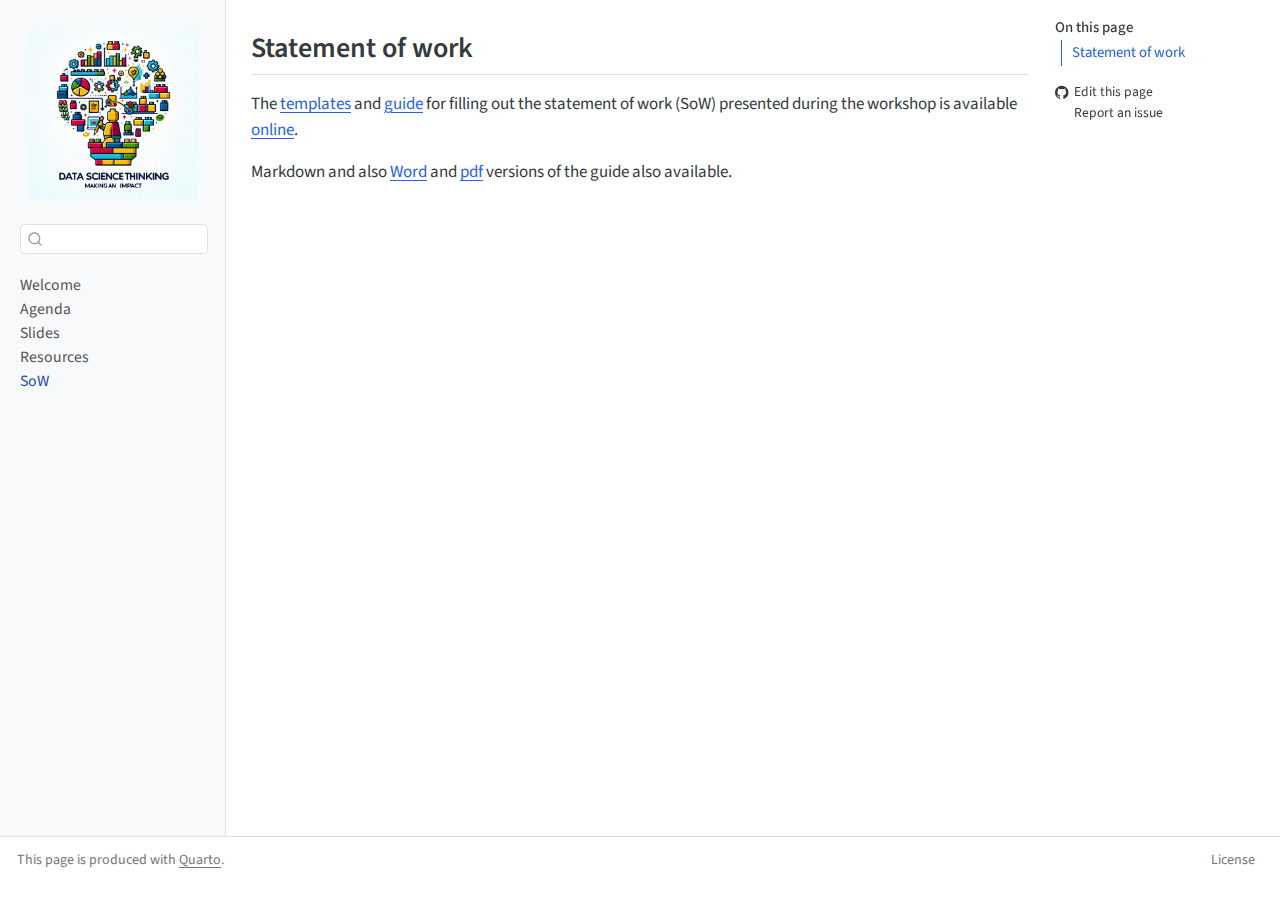
<file: sow.html>
<!DOCTYPE html>
<html xmlns="http://www.w3.org/1999/xhtml" lang="en" xml:lang="en"><head>

<meta charset="utf-8">
<meta name="generator" content="quarto-1.4.551">

<meta name="viewport" content="width=device-width, initial-scale=1.0, user-scalable=yes">


<title>Data science thinking</title>
<style>
code{white-space: pre-wrap;}
span.smallcaps{font-variant: small-caps;}
div.columns{display: flex; gap: min(4vw, 1.5em);}
div.column{flex: auto; overflow-x: auto;}
div.hanging-indent{margin-left: 1.5em; text-indent: -1.5em;}
ul.task-list{list-style: none;}
ul.task-list li input[type="checkbox"] {
  width: 0.8em;
  margin: 0 0.8em 0.2em -1em; /* quarto-specific, see https://github.com/quarto-dev/quarto-cli/issues/4556 */ 
  vertical-align: middle;
}
</style>


<script src="site_libs/quarto-nav/quarto-nav.js"></script>
<script src="site_libs/clipboard/clipboard.min.js"></script>
<script src="site_libs/quarto-search/autocomplete.umd.js"></script>
<script src="site_libs/quarto-search/fuse.min.js"></script>
<script src="site_libs/quarto-search/quarto-search.js"></script>
<meta name="quarto:offset" content="./">
<script src="site_libs/quarto-html/quarto.js"></script>
<script src="site_libs/quarto-html/popper.min.js"></script>
<script src="site_libs/quarto-html/tippy.umd.min.js"></script>
<script src="site_libs/quarto-html/anchor.min.js"></script>
<link href="site_libs/quarto-html/tippy.css" rel="stylesheet">
<link href="site_libs/quarto-html/quarto-syntax-highlighting.css" rel="stylesheet" id="quarto-text-highlighting-styles">
<script src="site_libs/bootstrap/bootstrap.min.js"></script>
<link href="site_libs/bootstrap/bootstrap-icons.css" rel="stylesheet">
<link href="site_libs/bootstrap/bootstrap.min.css" rel="stylesheet" id="quarto-bootstrap" data-mode="light">
<script id="quarto-search-options" type="application/json">{
  "location": "sidebar",
  "copy-button": false,
  "collapse-after": 3,
  "panel-placement": "start",
  "type": "textbox",
  "limit": 50,
  "keyboard-shortcut": [
    "f",
    "/",
    "s"
  ],
  "show-item-context": false,
  "language": {
    "search-no-results-text": "No results",
    "search-matching-documents-text": "matching documents",
    "search-copy-link-title": "Copy link to search",
    "search-hide-matches-text": "Hide additional matches",
    "search-more-match-text": "more match in this document",
    "search-more-matches-text": "more matches in this document",
    "search-clear-button-title": "Clear",
    "search-text-placeholder": "",
    "search-detached-cancel-button-title": "Cancel",
    "search-submit-button-title": "Submit",
    "search-label": "Search"
  }
}</script>


</head>

<body class="nav-sidebar docked">

<div id="quarto-search-results"></div>
  <header id="quarto-header" class="headroom fixed-top">
  <nav class="quarto-secondary-nav">
    <div class="container-fluid d-flex">
      <button type="button" class="quarto-btn-toggle btn" data-bs-toggle="collapse" data-bs-target=".quarto-sidebar-collapse-item" aria-controls="quarto-sidebar" aria-expanded="false" aria-label="Toggle sidebar navigation" onclick="if (window.quartoToggleHeadroom) { window.quartoToggleHeadroom(); }">
        <i class="bi bi-layout-text-sidebar-reverse"></i>
      </button>
        <nav class="quarto-page-breadcrumbs" aria-label="breadcrumb"><ol class="breadcrumb"><li class="breadcrumb-item"><a href="./sow.html">SoW</a></li></ol></nav>
        <a class="flex-grow-1" role="button" data-bs-toggle="collapse" data-bs-target=".quarto-sidebar-collapse-item" aria-controls="quarto-sidebar" aria-expanded="false" aria-label="Toggle sidebar navigation" onclick="if (window.quartoToggleHeadroom) { window.quartoToggleHeadroom(); }">      
        </a>
      <button type="button" class="btn quarto-search-button" aria-label="" onclick="window.quartoOpenSearch();">
        <i class="bi bi-search"></i>
      </button>
    </div>
  </nav>
</header>
<!-- content -->
<div id="quarto-content" class="quarto-container page-columns page-rows-contents page-layout-article">
<!-- sidebar -->
  <nav id="quarto-sidebar" class="sidebar collapse collapse-horizontal quarto-sidebar-collapse-item sidebar-navigation docked overflow-auto">
    <div class="pt-lg-2 mt-2 text-center sidebar-header">
      <a href="./index.html" class="sidebar-logo-link">
      <img src="./img/logo.png" alt="" class="sidebar-logo py-0 d-lg-inline d-none">
      </a>
      </div>
        <div class="mt-2 flex-shrink-0 align-items-center">
        <div class="sidebar-search">
        <div id="quarto-search" class="" title="Search"></div>
        </div>
        </div>
    <div class="sidebar-menu-container"> 
    <ul class="list-unstyled mt-1">
        <li class="sidebar-item">
  <div class="sidebar-item-container"> 
  <a href="./index.html" class="sidebar-item-text sidebar-link">
 <span class="menu-text">Welcome</span></a>
  </div>
</li>
        <li class="sidebar-item">
  <div class="sidebar-item-container"> 
  <a href="./agenda.html" class="sidebar-item-text sidebar-link">
 <span class="menu-text">Agenda</span></a>
  </div>
</li>
        <li class="sidebar-item">
  <div class="sidebar-item-container"> 
  <a href="./slides.html" class="sidebar-item-text sidebar-link">
 <span class="menu-text">Slides</span></a>
  </div>
</li>
        <li class="sidebar-item">
  <div class="sidebar-item-container"> 
  <a href="./related.html" class="sidebar-item-text sidebar-link">
 <span class="menu-text">Resources</span></a>
  </div>
</li>
        <li class="sidebar-item">
  <div class="sidebar-item-container"> 
  <a href="./sow.html" class="sidebar-item-text sidebar-link active">
 <span class="menu-text">SoW</span></a>
  </div>
</li>
    </ul>
    </div>
</nav>
<div id="quarto-sidebar-glass" class="quarto-sidebar-collapse-item" data-bs-toggle="collapse" data-bs-target=".quarto-sidebar-collapse-item"></div>
<!-- margin-sidebar -->
    <div id="quarto-margin-sidebar" class="sidebar margin-sidebar">
        <nav id="TOC" role="doc-toc" class="toc-active">
    <h2 id="toc-title">On this page</h2>
   
  <ul>
  <li><a href="#statement-of-work" id="toc-statement-of-work" class="nav-link active" data-scroll-target="#statement-of-work">Statement of work</a></li>
  </ul>
<div class="toc-actions"><ul><li><a href="https://github.com/datascience-thinking/datascience-thinking.github.io/edit/main/sow.qmd" class="toc-action"><i class="bi bi-github"></i>Edit this page</a></li><li><a href="https://github.com/datascience-thinking/datascience-thinking.github.io/issues/new" class="toc-action"><i class="bi empty"></i>Report an issue</a></li></ul></div></nav>
    </div>
<!-- main -->
<main class="content" id="quarto-document-content">




<section id="statement-of-work" class="level2">
<h2 class="anchored" data-anchor-id="statement-of-work">Statement of work</h2>
<p>The <a href="https://github.com/datascience-thinking/SoW">templates</a> and <a href="https://datascience-thinking.github.io/SoW/">guide</a> for filling out the statement of work (SoW) presented during the workshop is available <a href="https://github.com/datascience-thinking/SoW">online</a>.</p>
<p>Markdown and also <a href="https://github.com/datascience-thinking/SoW/tree/main/assets">Word</a> and <a href="https://github.com/datascience-thinking/SoW/tree/main/assets">pdf</a> versions of the guide also available.</p>


</section>

</main> <!-- /main -->
<script id="quarto-html-after-body" type="application/javascript">
window.document.addEventListener("DOMContentLoaded", function (event) {
  const toggleBodyColorMode = (bsSheetEl) => {
    const mode = bsSheetEl.getAttribute("data-mode");
    const bodyEl = window.document.querySelector("body");
    if (mode === "dark") {
      bodyEl.classList.add("quarto-dark");
      bodyEl.classList.remove("quarto-light");
    } else {
      bodyEl.classList.add("quarto-light");
      bodyEl.classList.remove("quarto-dark");
    }
  }
  const toggleBodyColorPrimary = () => {
    const bsSheetEl = window.document.querySelector("link#quarto-bootstrap");
    if (bsSheetEl) {
      toggleBodyColorMode(bsSheetEl);
    }
  }
  toggleBodyColorPrimary();  
  const icon = "";
  const anchorJS = new window.AnchorJS();
  anchorJS.options = {
    placement: 'right',
    icon: icon
  };
  anchorJS.add('.anchored');
  const isCodeAnnotation = (el) => {
    for (const clz of el.classList) {
      if (clz.startsWith('code-annotation-')) {                     
        return true;
      }
    }
    return false;
  }
  const clipboard = new window.ClipboardJS('.code-copy-button', {
    text: function(trigger) {
      const codeEl = trigger.previousElementSibling.cloneNode(true);
      for (const childEl of codeEl.children) {
        if (isCodeAnnotation(childEl)) {
          childEl.remove();
        }
      }
      return codeEl.innerText;
    }
  });
  clipboard.on('success', function(e) {
    // button target
    const button = e.trigger;
    // don't keep focus
    button.blur();
    // flash "checked"
    button.classList.add('code-copy-button-checked');
    var currentTitle = button.getAttribute("title");
    button.setAttribute("title", "Copied!");
    let tooltip;
    if (window.bootstrap) {
      button.setAttribute("data-bs-toggle", "tooltip");
      button.setAttribute("data-bs-placement", "left");
      button.setAttribute("data-bs-title", "Copied!");
      tooltip = new bootstrap.Tooltip(button, 
        { trigger: "manual", 
          customClass: "code-copy-button-tooltip",
          offset: [0, -8]});
      tooltip.show();    
    }
    setTimeout(function() {
      if (tooltip) {
        tooltip.hide();
        button.removeAttribute("data-bs-title");
        button.removeAttribute("data-bs-toggle");
        button.removeAttribute("data-bs-placement");
      }
      button.setAttribute("title", currentTitle);
      button.classList.remove('code-copy-button-checked');
    }, 1000);
    // clear code selection
    e.clearSelection();
  });
    var localhostRegex = new RegExp(/^(?:http|https):\/\/localhost\:?[0-9]*\//);
    var mailtoRegex = new RegExp(/^mailto:/);
      var filterRegex = new RegExp("http:\/\/datascience-thinking\.github\.io");
    var isInternal = (href) => {
        return filterRegex.test(href) || localhostRegex.test(href) || mailtoRegex.test(href);
    }
    // Inspect non-navigation links and adorn them if external
 	var links = window.document.querySelectorAll('a[href]:not(.nav-link):not(.navbar-brand):not(.toc-action):not(.sidebar-link):not(.sidebar-item-toggle):not(.pagination-link):not(.no-external):not([aria-hidden]):not(.dropdown-item):not(.quarto-navigation-tool)');
    for (var i=0; i<links.length; i++) {
      const link = links[i];
      if (!isInternal(link.href)) {
        // undo the damage that might have been done by quarto-nav.js in the case of
        // links that we want to consider external
        if (link.dataset.originalHref !== undefined) {
          link.href = link.dataset.originalHref;
        }
      }
    }
  function tippyHover(el, contentFn, onTriggerFn, onUntriggerFn) {
    const config = {
      allowHTML: true,
      maxWidth: 500,
      delay: 100,
      arrow: false,
      appendTo: function(el) {
          return el.parentElement;
      },
      interactive: true,
      interactiveBorder: 10,
      theme: 'quarto',
      placement: 'bottom-start',
    };
    if (contentFn) {
      config.content = contentFn;
    }
    if (onTriggerFn) {
      config.onTrigger = onTriggerFn;
    }
    if (onUntriggerFn) {
      config.onUntrigger = onUntriggerFn;
    }
    window.tippy(el, config); 
  }
  const noterefs = window.document.querySelectorAll('a[role="doc-noteref"]');
  for (var i=0; i<noterefs.length; i++) {
    const ref = noterefs[i];
    tippyHover(ref, function() {
      // use id or data attribute instead here
      let href = ref.getAttribute('data-footnote-href') || ref.getAttribute('href');
      try { href = new URL(href).hash; } catch {}
      const id = href.replace(/^#\/?/, "");
      const note = window.document.getElementById(id);
      if (note) {
        return note.innerHTML;
      } else {
        return "";
      }
    });
  }
  const xrefs = window.document.querySelectorAll('a.quarto-xref');
  const processXRef = (id, note) => {
    // Strip column container classes
    const stripColumnClz = (el) => {
      el.classList.remove("page-full", "page-columns");
      if (el.children) {
        for (const child of el.children) {
          stripColumnClz(child);
        }
      }
    }
    stripColumnClz(note)
    if (id === null || id.startsWith('sec-')) {
      // Special case sections, only their first couple elements
      const container = document.createElement("div");
      if (note.children && note.children.length > 2) {
        container.appendChild(note.children[0].cloneNode(true));
        for (let i = 1; i < note.children.length; i++) {
          const child = note.children[i];
          if (child.tagName === "P" && child.innerText === "") {
            continue;
          } else {
            container.appendChild(child.cloneNode(true));
            break;
          }
        }
        if (window.Quarto?.typesetMath) {
          window.Quarto.typesetMath(container);
        }
        return container.innerHTML
      } else {
        if (window.Quarto?.typesetMath) {
          window.Quarto.typesetMath(note);
        }
        return note.innerHTML;
      }
    } else {
      // Remove any anchor links if they are present
      const anchorLink = note.querySelector('a.anchorjs-link');
      if (anchorLink) {
        anchorLink.remove();
      }
      if (window.Quarto?.typesetMath) {
        window.Quarto.typesetMath(note);
      }
      // TODO in 1.5, we should make sure this works without a callout special case
      if (note.classList.contains("callout")) {
        return note.outerHTML;
      } else {
        return note.innerHTML;
      }
    }
  }
  for (var i=0; i<xrefs.length; i++) {
    const xref = xrefs[i];
    tippyHover(xref, undefined, function(instance) {
      instance.disable();
      let url = xref.getAttribute('href');
      let hash = undefined; 
      if (url.startsWith('#')) {
        hash = url;
      } else {
        try { hash = new URL(url).hash; } catch {}
      }
      if (hash) {
        const id = hash.replace(/^#\/?/, "");
        const note = window.document.getElementById(id);
        if (note !== null) {
          try {
            const html = processXRef(id, note.cloneNode(true));
            instance.setContent(html);
          } finally {
            instance.enable();
            instance.show();
          }
        } else {
          // See if we can fetch this
          fetch(url.split('#')[0])
          .then(res => res.text())
          .then(html => {
            const parser = new DOMParser();
            const htmlDoc = parser.parseFromString(html, "text/html");
            const note = htmlDoc.getElementById(id);
            if (note !== null) {
              const html = processXRef(id, note);
              instance.setContent(html);
            } 
          }).finally(() => {
            instance.enable();
            instance.show();
          });
        }
      } else {
        // See if we can fetch a full url (with no hash to target)
        // This is a special case and we should probably do some content thinning / targeting
        fetch(url)
        .then(res => res.text())
        .then(html => {
          const parser = new DOMParser();
          const htmlDoc = parser.parseFromString(html, "text/html");
          const note = htmlDoc.querySelector('main.content');
          if (note !== null) {
            // This should only happen for chapter cross references
            // (since there is no id in the URL)
            // remove the first header
            if (note.children.length > 0 && note.children[0].tagName === "HEADER") {
              note.children[0].remove();
            }
            const html = processXRef(null, note);
            instance.setContent(html);
          } 
        }).finally(() => {
          instance.enable();
          instance.show();
        });
      }
    }, function(instance) {
    });
  }
      let selectedAnnoteEl;
      const selectorForAnnotation = ( cell, annotation) => {
        let cellAttr = 'data-code-cell="' + cell + '"';
        let lineAttr = 'data-code-annotation="' +  annotation + '"';
        const selector = 'span[' + cellAttr + '][' + lineAttr + ']';
        return selector;
      }
      const selectCodeLines = (annoteEl) => {
        const doc = window.document;
        const targetCell = annoteEl.getAttribute("data-target-cell");
        const targetAnnotation = annoteEl.getAttribute("data-target-annotation");
        const annoteSpan = window.document.querySelector(selectorForAnnotation(targetCell, targetAnnotation));
        const lines = annoteSpan.getAttribute("data-code-lines").split(",");
        const lineIds = lines.map((line) => {
          return targetCell + "-" + line;
        })
        let top = null;
        let height = null;
        let parent = null;
        if (lineIds.length > 0) {
            //compute the position of the single el (top and bottom and make a div)
            const el = window.document.getElementById(lineIds[0]);
            top = el.offsetTop;
            height = el.offsetHeight;
            parent = el.parentElement.parentElement;
          if (lineIds.length > 1) {
            const lastEl = window.document.getElementById(lineIds[lineIds.length - 1]);
            const bottom = lastEl.offsetTop + lastEl.offsetHeight;
            height = bottom - top;
          }
          if (top !== null && height !== null && parent !== null) {
            // cook up a div (if necessary) and position it 
            let div = window.document.getElementById("code-annotation-line-highlight");
            if (div === null) {
              div = window.document.createElement("div");
              div.setAttribute("id", "code-annotation-line-highlight");
              div.style.position = 'absolute';
              parent.appendChild(div);
            }
            div.style.top = top - 2 + "px";
            div.style.height = height + 4 + "px";
            div.style.left = 0;
            let gutterDiv = window.document.getElementById("code-annotation-line-highlight-gutter");
            if (gutterDiv === null) {
              gutterDiv = window.document.createElement("div");
              gutterDiv.setAttribute("id", "code-annotation-line-highlight-gutter");
              gutterDiv.style.position = 'absolute';
              const codeCell = window.document.getElementById(targetCell);
              const gutter = codeCell.querySelector('.code-annotation-gutter');
              gutter.appendChild(gutterDiv);
            }
            gutterDiv.style.top = top - 2 + "px";
            gutterDiv.style.height = height + 4 + "px";
          }
          selectedAnnoteEl = annoteEl;
        }
      };
      const unselectCodeLines = () => {
        const elementsIds = ["code-annotation-line-highlight", "code-annotation-line-highlight-gutter"];
        elementsIds.forEach((elId) => {
          const div = window.document.getElementById(elId);
          if (div) {
            div.remove();
          }
        });
        selectedAnnoteEl = undefined;
      };
        // Handle positioning of the toggle
    window.addEventListener(
      "resize",
      throttle(() => {
        elRect = undefined;
        if (selectedAnnoteEl) {
          selectCodeLines(selectedAnnoteEl);
        }
      }, 10)
    );
    function throttle(fn, ms) {
    let throttle = false;
    let timer;
      return (...args) => {
        if(!throttle) { // first call gets through
            fn.apply(this, args);
            throttle = true;
        } else { // all the others get throttled
            if(timer) clearTimeout(timer); // cancel #2
            timer = setTimeout(() => {
              fn.apply(this, args);
              timer = throttle = false;
            }, ms);
        }
      };
    }
      // Attach click handler to the DT
      const annoteDls = window.document.querySelectorAll('dt[data-target-cell]');
      for (const annoteDlNode of annoteDls) {
        annoteDlNode.addEventListener('click', (event) => {
          const clickedEl = event.target;
          if (clickedEl !== selectedAnnoteEl) {
            unselectCodeLines();
            const activeEl = window.document.querySelector('dt[data-target-cell].code-annotation-active');
            if (activeEl) {
              activeEl.classList.remove('code-annotation-active');
            }
            selectCodeLines(clickedEl);
            clickedEl.classList.add('code-annotation-active');
          } else {
            // Unselect the line
            unselectCodeLines();
            clickedEl.classList.remove('code-annotation-active');
          }
        });
      }
  const findCites = (el) => {
    const parentEl = el.parentElement;
    if (parentEl) {
      const cites = parentEl.dataset.cites;
      if (cites) {
        return {
          el,
          cites: cites.split(' ')
        };
      } else {
        return findCites(el.parentElement)
      }
    } else {
      return undefined;
    }
  };
  var bibliorefs = window.document.querySelectorAll('a[role="doc-biblioref"]');
  for (var i=0; i<bibliorefs.length; i++) {
    const ref = bibliorefs[i];
    const citeInfo = findCites(ref);
    if (citeInfo) {
      tippyHover(citeInfo.el, function() {
        var popup = window.document.createElement('div');
        citeInfo.cites.forEach(function(cite) {
          var citeDiv = window.document.createElement('div');
          citeDiv.classList.add('hanging-indent');
          citeDiv.classList.add('csl-entry');
          var biblioDiv = window.document.getElementById('ref-' + cite);
          if (biblioDiv) {
            citeDiv.innerHTML = biblioDiv.innerHTML;
          }
          popup.appendChild(citeDiv);
        });
        return popup.innerHTML;
      });
    }
  }
});
</script>
</div> <!-- /content -->
<footer class="footer">
  <div class="nav-footer">
    <div class="nav-footer-left">
<p>This page is produced with <a href="https://quarto.org/">Quarto</a>.</p>
</div>   
    <div class="nav-footer-center">
      &nbsp;
    <div class="toc-actions d-sm-block d-md-none"><ul><li><a href="https://github.com/datascience-thinking/datascience-thinking.github.io/edit/main/sow.qmd" class="toc-action"><i class="bi bi-github"></i>Edit this page</a></li><li><a href="https://github.com/datascience-thinking/datascience-thinking.github.io/issues/new" class="toc-action"><i class="bi empty"></i>Report an issue</a></li></ul></div></div>
    <div class="nav-footer-right">
      <ul class="footer-items list-unstyled">
    <li class="nav-item">
    <a class="nav-link" href="./LICENSE">
<p>License</p>
</a>
  </li>  
</ul>
    </div>
  </div>
</footer>




</body></html>
</file>
<file: site_libs/quarto-html/tippy.css>
.tippy-box[data-animation=fade][data-state=hidden]{opacity:0}[data-tippy-root]{max-width:calc(100vw - 10px)}.tippy-box{position:relative;background-color:#333;color:#fff;border-radius:4px;font-size:14px;line-height:1.4;white-space:normal;outline:0;transition-property:transform,visibility,opacity}.tippy-box[data-placement^=top]>.tippy-arrow{bottom:0}.tippy-box[data-placement^=top]>.tippy-arrow:before{bottom:-7px;left:0;border-width:8px 8px 0;border-top-color:initial;transform-origin:center top}.tippy-box[data-placement^=bottom]>.tippy-arrow{top:0}.tippy-box[data-placement^=bottom]>.tippy-arrow:before{top:-7px;left:0;border-width:0 8px 8px;border-bottom-color:initial;transform-origin:center bottom}.tippy-box[data-placement^=left]>.tippy-arrow{right:0}.tippy-box[data-placement^=left]>.tippy-arrow:before{border-width:8px 0 8px 8px;border-left-color:initial;right:-7px;transform-origin:center left}.tippy-box[data-placement^=right]>.tippy-arrow{left:0}.tippy-box[data-placement^=right]>.tippy-arrow:before{left:-7px;border-width:8px 8px 8px 0;border-right-color:initial;transform-origin:center right}.tippy-box[data-inertia][data-state=visible]{transition-timing-function:cubic-bezier(.54,1.5,.38,1.11)}.tippy-arrow{width:16px;height:16px;color:#333}.tippy-arrow:before{content:"";position:absolute;border-color:transparent;border-style:solid}.tippy-content{position:relative;padding:5px 9px;z-index:1}
</file>
<file: site_libs/quarto-html/quarto-syntax-highlighting.css>
/* quarto syntax highlight colors */
:root {
  --quarto-hl-ot-color: #003B4F;
  --quarto-hl-at-color: #657422;
  --quarto-hl-ss-color: #20794D;
  --quarto-hl-an-color: #5E5E5E;
  --quarto-hl-fu-color: #4758AB;
  --quarto-hl-st-color: #20794D;
  --quarto-hl-cf-color: #003B4F;
  --quarto-hl-op-color: #5E5E5E;
  --quarto-hl-er-color: #AD0000;
  --quarto-hl-bn-color: #AD0000;
  --quarto-hl-al-color: #AD0000;
  --quarto-hl-va-color: #111111;
  --quarto-hl-bu-color: inherit;
  --quarto-hl-ex-color: inherit;
  --quarto-hl-pp-color: #AD0000;
  --quarto-hl-in-color: #5E5E5E;
  --quarto-hl-vs-color: #20794D;
  --quarto-hl-wa-color: #5E5E5E;
  --quarto-hl-do-color: #5E5E5E;
  --quarto-hl-im-color: #00769E;
  --quarto-hl-ch-color: #20794D;
  --quarto-hl-dt-color: #AD0000;
  --quarto-hl-fl-color: #AD0000;
  --quarto-hl-co-color: #5E5E5E;
  --quarto-hl-cv-color: #5E5E5E;
  --quarto-hl-cn-color: #8f5902;
  --quarto-hl-sc-color: #5E5E5E;
  --quarto-hl-dv-color: #AD0000;
  --quarto-hl-kw-color: #003B4F;
}

/* other quarto variables */
:root {
  --quarto-font-monospace: SFMono-Regular, Menlo, Monaco, Consolas, "Liberation Mono", "Courier New", monospace;
}

pre > code.sourceCode > span {
  color: #003B4F;
}

code span {
  color: #003B4F;
}

code.sourceCode > span {
  color: #003B4F;
}

div.sourceCode,
div.sourceCode pre.sourceCode {
  color: #003B4F;
}

code span.ot {
  color: #003B4F;
  font-style: inherit;
}

code span.at {
  color: #657422;
  font-style: inherit;
}

code span.ss {
  color: #20794D;
  font-style: inherit;
}

code span.an {
  color: #5E5E5E;
  font-style: inherit;
}

code span.fu {
  color: #4758AB;
  font-style: inherit;
}

code span.st {
  color: #20794D;
  font-style: inherit;
}

code span.cf {
  color: #003B4F;
  font-style: inherit;
}

code span.op {
  color: #5E5E5E;
  font-style: inherit;
}

code span.er {
  color: #AD0000;
  font-style: inherit;
}

code span.bn {
  color: #AD0000;
  font-style: inherit;
}

code span.al {
  color: #AD0000;
  font-style: inherit;
}

code span.va {
  color: #111111;
  font-style: inherit;
}

code span.bu {
  font-style: inherit;
}

code span.ex {
  font-style: inherit;
}

code span.pp {
  color: #AD0000;
  font-style: inherit;
}

code span.in {
  color: #5E5E5E;
  font-style: inherit;
}

code span.vs {
  color: #20794D;
  font-style: inherit;
}

code span.wa {
  color: #5E5E5E;
  font-style: italic;
}

code span.do {
  color: #5E5E5E;
  font-style: italic;
}

code span.im {
  color: #00769E;
  font-style: inherit;
}

code span.ch {
  color: #20794D;
  font-style: inherit;
}

code span.dt {
  color: #AD0000;
  font-style: inherit;
}

code span.fl {
  color: #AD0000;
  font-style: inherit;
}

code span.co {
  color: #5E5E5E;
  font-style: inherit;
}

code span.cv {
  color: #5E5E5E;
  font-style: italic;
}

code span.cn {
  color: #8f5902;
  font-style: inherit;
}

code span.sc {
  color: #5E5E5E;
  font-style: inherit;
}

code span.dv {
  color: #AD0000;
  font-style: inherit;
}

code span.kw {
  color: #003B4F;
  font-style: inherit;
}

.prevent-inlining {
  content: "</";
}

/*# sourceMappingURL=debc5d5d77c3f9108843748ff7464032.css.map */
</file>
